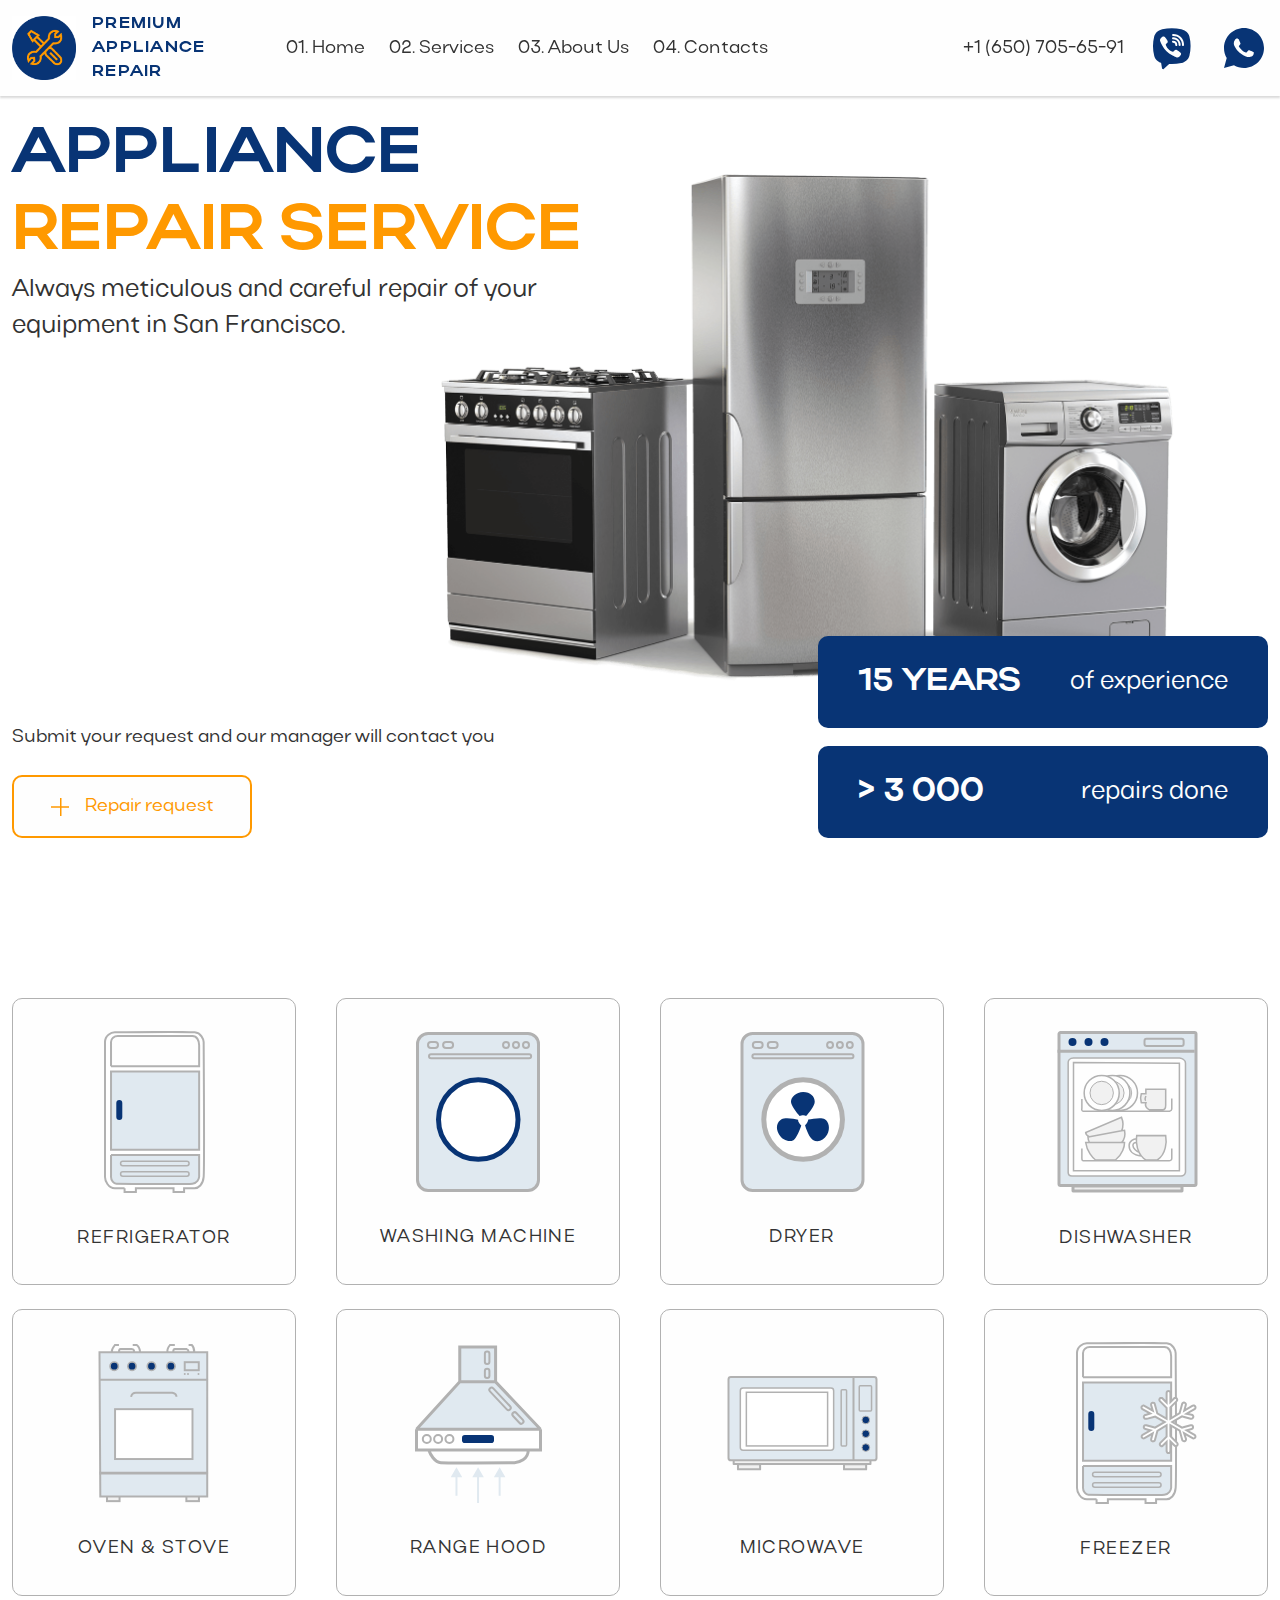
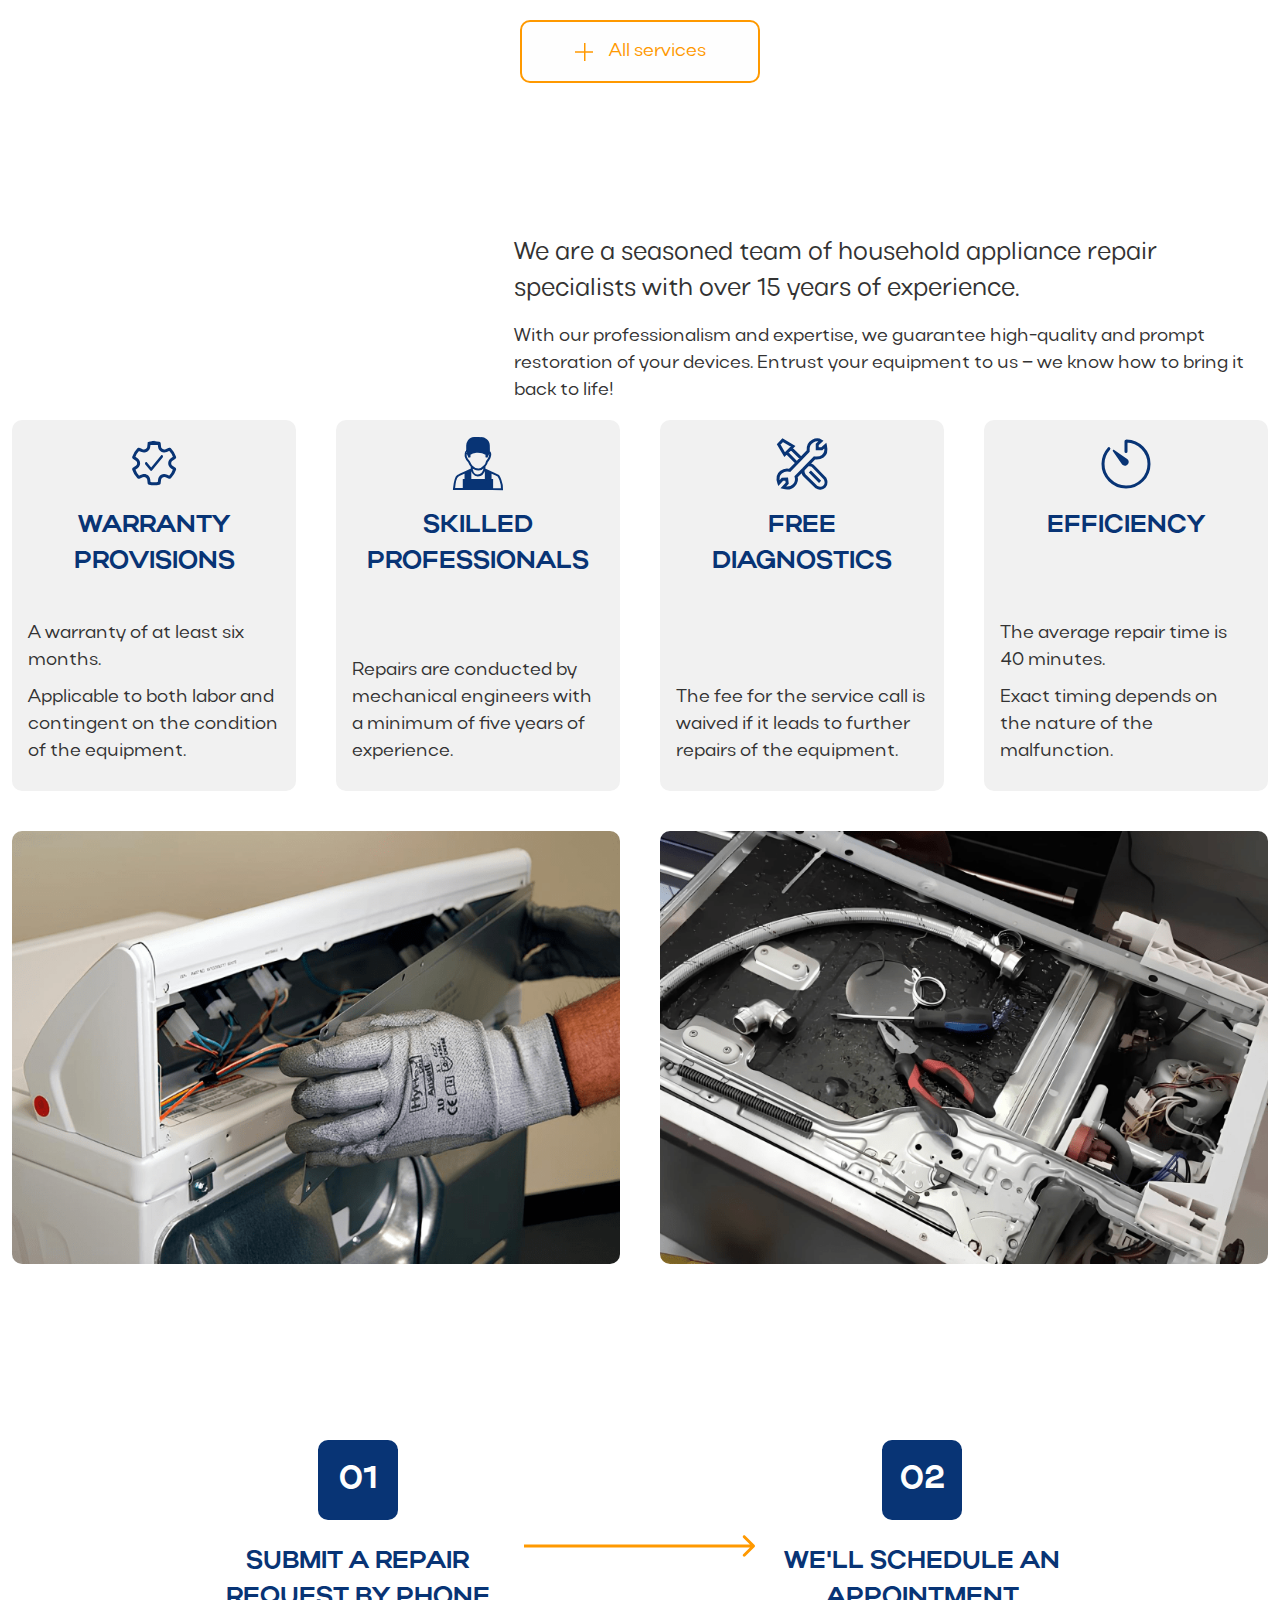
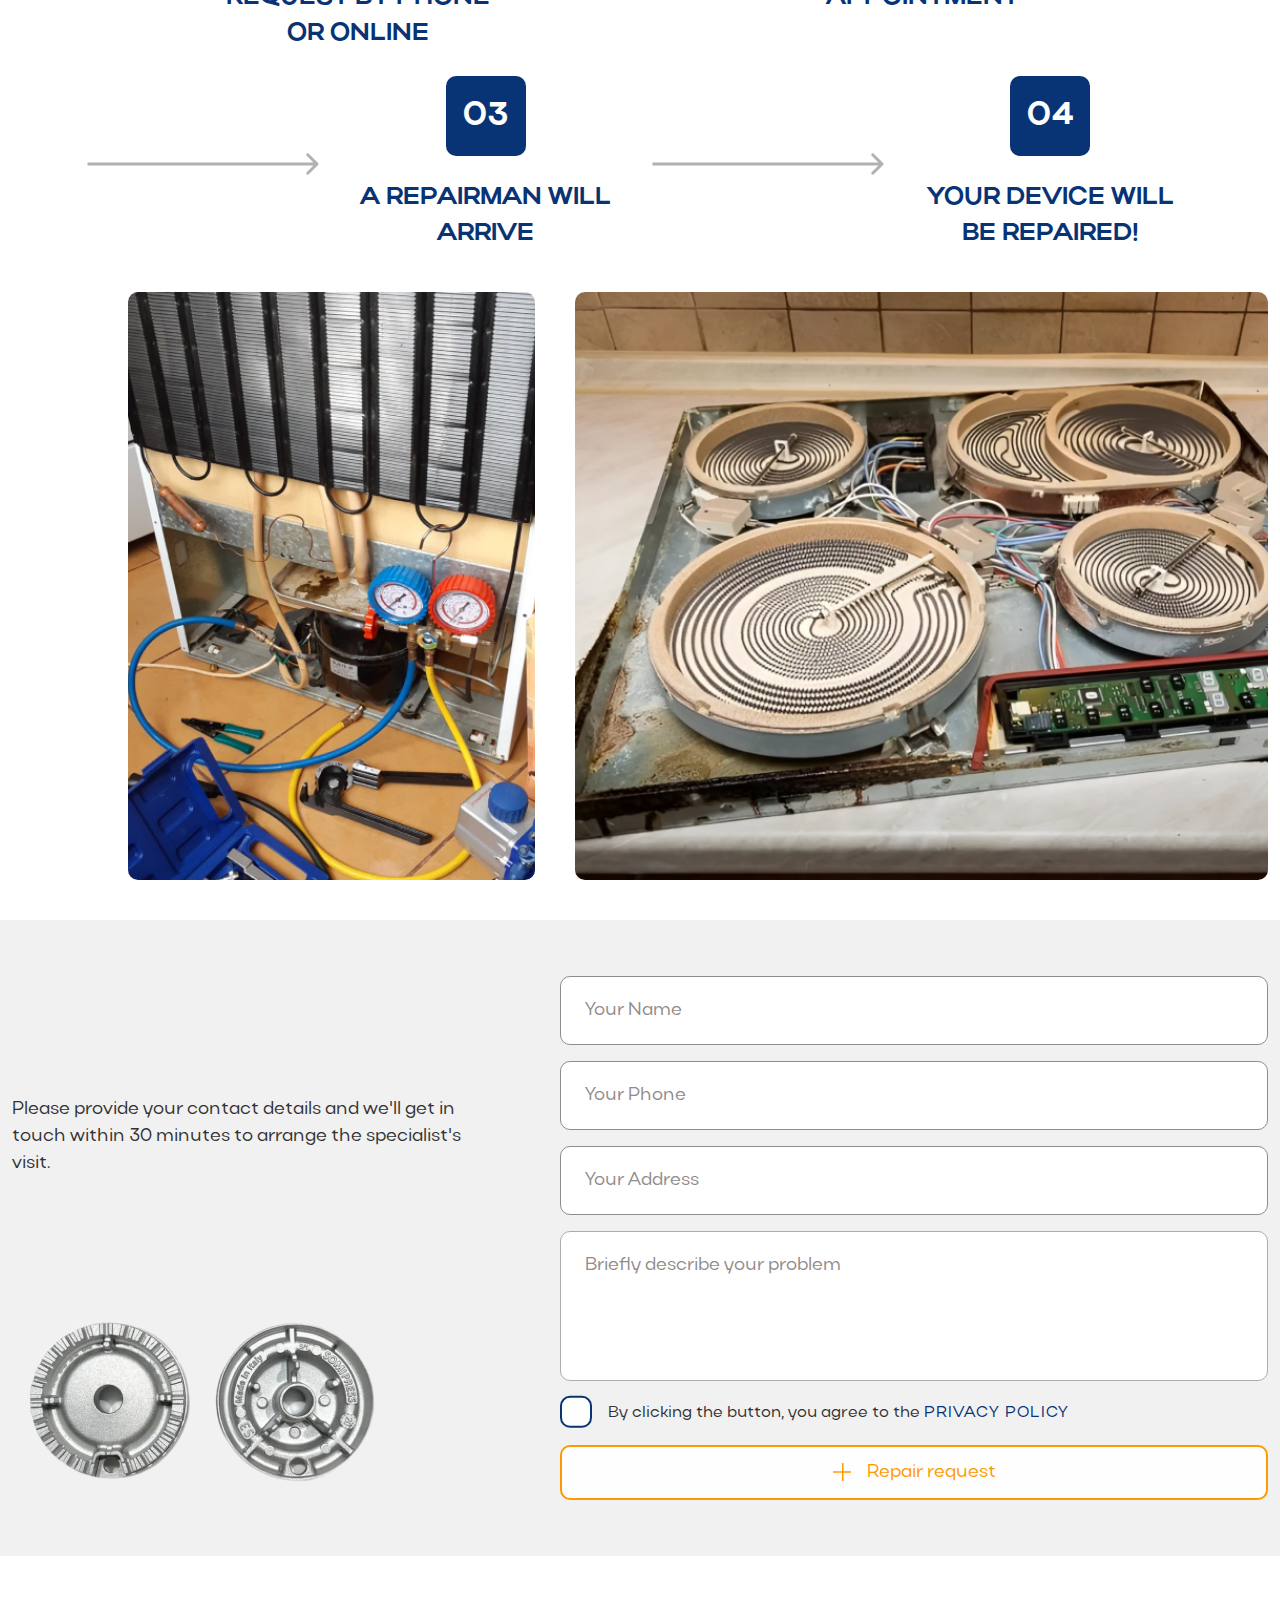
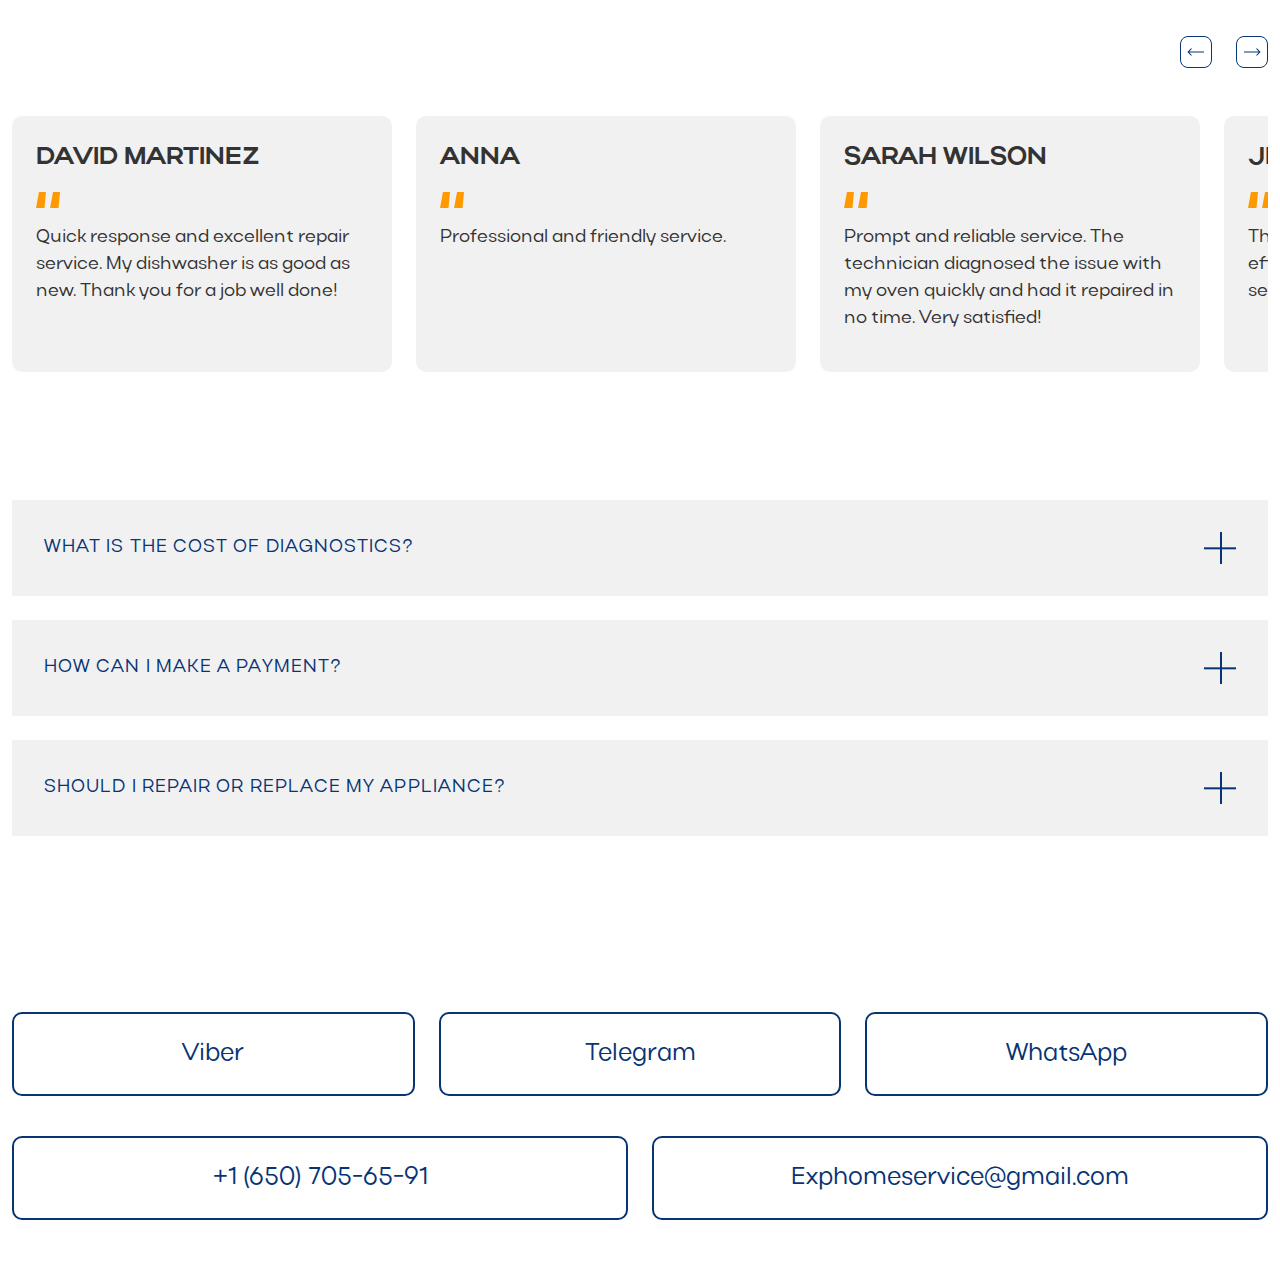
<file: index.html>
<!DOCTYPE html>
<html lang="en">
<head>
    <meta charset="UTF-8">
    <meta name="viewport" content="width=device-width, initial-scale=1.0">
    <title>Appliance Repair</title>
    <link rel="stylesheet" href="reset.css">
    <link rel="stylesheet" href="style.css">
    <script src="script.js" defer></script>
    <link rel="icon" href="assets/favicons/favicon-32x32.png" type="image/x-icon">
    <link rel="shortcut icon" href="assets/favicons/favicon-16x16.png" type="image/x-icon">
    <link rel="icon" type="image/png" sizes="32x32" href="assets/favicons/favicon-32x32.png">
    <link rel="apple-touch-icon" sizes="180x180" href="assets/favicons/apple-touch-icon.png">
    <link rel="icon" type="image/png" sizes="192x192" href="assets/favicons/android-chrome-192x192.png">
</head>
<body>
    <div class="webform-popup-overlay">
        <form action="" class="request-form popup-form">
            <img src="assets/svgs/close-thick.svg" alt="close sign" class="webform-close-btn">
            <div>
                <h2 class="eq-title">YOUR APPLIANCE</h2>
                <h2 class="eq-title"><span class="orange">NEEDS REPAIR?</span></h2>
            </div>
            <p class="pop-up-prg">Please provide your contact details and we'll get in touch within 30 minutes to arrange the specialist's visit.</p>
            <label for="username" class="hidden-label">Your name</label>
            <div class="input-wrapper">
                <input type="text" name="username" placeholder="Your Name" aria-label="Username">
                <img src="assets/svgs/invalid-input.svg" alt="red exclamation point" class="invalid-input">
            </div>
            <label for="phone" class="hidden-label">Your Phone</label>
            <div class="input-wrapper">
                <input type="tel" name="phone" placeholder="Your Phone" aria-label="Phone number">
                <img src="assets/svgs/invalid-input.svg" alt="red exclamation point" class="invalid-input">
            </div>
            <label for="address" class="hidden-label">Your Address</label>
            <div class="input-wrapper">
                <input type="text" name="address" placeholder="Your Address" aria-label="Address">
                <img src="assets/svgs/invalid-input.svg" alt="red exclamation point" class="invalid-input">
            </div>
            <label for="user_message" class="hidden-label">Briefly describe your problem</label>
            <textarea name="userMessage" placeholder="Briefly describe your problem"></textarea>
            <div class="checkbox-wrapper">
                <label for="user_message" class="checkbox-label">
                    <input type="checkbox" required>
                </label>
                <p>By clicking the button, you agree to the <button type="button" class="policy-link">privacy policy</button></p>
            </div>
            <button type="submit" class="repair-request request submit-btn"><img src="assets/svgs/+orange.svg" alt="plus" class="plus-sign-btn">Repair request</button>
        </form>
    </div>
    <div class="policy-overlay">
        <div class="privacy-policy">
            <img src="assets/svgs/close-thick.svg" alt="close sign" class="policy-close-btn">
            <h2 class="eq-title">PRIVACY POLICY</h2>
            <p>Premium Appliances Repair ("us", "we", or "our") operates the website <a href="https://pre">https://pre</a> (the "Service") and is committed to protecting and respecting your privacy. This Privacy Policy outlines the information we may collect, how we use that information, and the choices you have regarding your personal data.
                By using our website, you agree to the collection and use of information in accordance with this policy. If you do not agree with the terms of this policy, please do not use our website.</p>

            <h4>Information we collect</h4>
            <p>We may collect and process the following types of personal information:</p>
            <ul>
                <li>Personal Information: This may include your name, address, phone number, and email address.</li>
                <li>Usage Data: We may collect information about how you interact with our website, including the pages visited, time spent on each page, and referring pages.</li>
                <li>Device Information: We may collect information about the device you use to access our website, including the device type, operating system, and browser type.</li>
            </ul>
            
            <h4>Use of Information</h4>
            <p>We use the collected information for various purposes, including:</p>
            <ul>
                <li>To provide and maintain our Service.</li>
                <li>To notify you about changes to our Service.</li>
                <li>To provide customer support.</li>
                <li>To gather analysis or valuable information to improve our Service.</li>
                <li>To monitor the usage of our Service.</li>
            </ul>

            <h4>Cookies</h4>
            <p>We use cookies and similar tracking technologies to track the activity on our website and hold certain information. You can instruct your browser to refuse all cookies or to indicate when a cookie is being sent.</p>
            <h4>Data Sharing</h4>
            <p>We do not sell, trade, or otherwise transfer your personal information to third parties. However, we may share information with trusted third parties who assist us in operating our website or servicing you, as long as those parties agree to keep this information confidential.</p>
            <h4>Security</h4>
            <p>The security of your personal information is important to us, but remember that no method of transmission over the Internet or method of electronic storage is 100% secure. While we strive to use commercially acceptable means to protect your personal information, we cannot guarantee its absolute security.</p>
            <h4>Changes to This Privacy Policy</h4>
            <p>We may update our Privacy Policy from time to time. We will notify you of any changes by posting the new Privacy Policy on this page.</p>

            <h4>Contact Us</h4>
            <p>If you have any questions about this Privacy Policy, please contact us at <a href="mailto:Exphomeservice@gmail.com">Exphomeservice@gmail.com</a></p>
            <p>By using our website, you signify your acceptance of this Privacy Policy. If you do not agree to this policy, please do not use our website. Your continued use of the website following the posting of changes to this policy will be deemed your acceptance of those changes.</p>
        </div>
    </div>
    <div class="wrapper">
        <nav class="nav">
            <div class="logo-wrapper">
                <img src="assets/images/logo.png" alt="premium appliance repair logo" class="logo">
                <div class="logo-title">
                    Premium <br> Appliance <br> Repair
                </div>
            </div>
            <ul class="nav-list desktop">
                <li class="nav-list-item"><a href="index.html">01. Home</a></li>
                <li class="nav-list-item"><a href="services.html">02. Services</a></li>
                <li class="nav-list-item scroll-to-about"><a href="index.html#about">03. About Us</a></li>
                <li class="nav-list-item scroll-to-footer"><a href="#">04. Contacts</a></li>
            </ul>
            <div class="social-links desktop">
                <a href="tel:+16507056591" class="social-link">+1 (650) 705-65-91</a>
                <a href="" class="social-link viber"><img src="assets/svgs/viber.normal.svg" alt="Viber" class="icon-social"></a>
                <a href="" class="social-link whatsapp"><img src="assets/svgs/whatsapp.normal.svg" alt="WhatsApp" class="icon-social"></a>
            </div>
            <img src="assets/svgs/burger-menu.close.svg" alt="burger-menu" class="burger-menu closed">
            <div class="overlay">
                <div class="pop-up-menu">
                    <div class="pop-up-top">
                        <div class="logo-wrapper">
                            <img src="assets/images/logo.png" alt="premium appliance repair logo" class="logo">
                            <div class="logo-title">
                                Premium <br> Appliance <br> Repair
                            </div>
                            <img src="assets/svgs/burger-menu.open.svg" alt="burger-menu" class="burger-menu open">
                        </div>
                        <ul class="nav-list mobile">
                            <li class="nav-list-item"><a href="index.html">01. Home</a></li>
                            <li class="nav-list-item"><a href="services.html">02. Services</a></li>
                            <li class="nav-list-item scroll-to-about"><a href="index.html#about" class="pop-up-remove">03. About Us</a></li>
                            <li class="nav-list-item scroll-to-footer"><a href="#">04. Contacts</a></li>
                        </ul>
                        <div class="social-links">
                            <a href="" class="social-link viber pop-up"><img src="assets/svgs/viber.normal.svg" alt="Viber" class="icon-social pop-up"></a>
                            <a href="" class="social-link whatsapp pop-up"><img src="assets/svgs/whatsapp.normal.svg" alt="WhatsApp" class="icon-social pop-up"></a>
                        </div>
                    </div>
                    <div class="pop-up-bottom">
                        <p class="pop-up-prg">Please provide your contact details and we'll get in touch within 30 minutes to arrange the specialist's visit.</p>
                        <div class="pop-up-btn repair-request request popup-webform"><img src="assets/svgs/+white.svg" alt="plus" class="plus-sign-btn">Repair request</div>
                        <a href="tel:+16507056591" class="repair-request">Call</a>
                    </div>
                </div>
            </div>
        </nav>
        <main class="main">
            <section class="banner">
                <div class="banner-title">
                    <h1 class="banner-h1 title-animated">APPLIANCE</h1>
                    <h1 class="banner-h1 title-animated"><span class="orange">REPAIR SERVICE</span></h1>
                    <p class="banner-title-prg">
                        Always meticulous and careful repair of your equipment in San Francisco.
                    </p>
                </div>
                <div class="banner-pop-up">
                    <p class="bnr-pop-up-prg">Submit your request and our manager will contact you</p>
                    <div class="repair-request request popup-webform"><img src="assets/svgs/+orange.svg" alt="plus" class="plus-sign-btn">Repair request</div>
                </div>
                <div class="banner-img">
                    <img src="assets/images/appliances/bnr-img.png" alt="grey fridge, stove and washing machine staying next to each other" class="bnr-img">
                </div>
                <div class="banner-flex-group">
                    <div class="banner-desc">
                        <span class="desc-large">15 YEARS</span>
                        <span class="desc-small">of experience</span>
                    </div>
                    <div class="banner-desc">
                        <span class="desc-large">> 3 000</span>
                        <span class="desc-small">repairs done</span>
                    </div>
                </div>
            </section>
            <section class="equipment">
                <h2 class="eq-title title-animated"><span class="orange">HOUSEHOLD APPLIANCES</span></h2>
                <h2 class="eq-title title-animated">THAT WE REPAIR</h2>
                <div class="eq-grid-group">
                    <a href="services.html#item-fridge" class="eq-service-item"><img src="assets/images/icon_service_items/icon_refrigerator.svg" alt="refrigerator"><p>refrigerator</p></a>
                    <a href="services.html#item-washing-machine" class="eq-service-item"><img src="assets/images/icon_service_items/icon_washing_machine.svg" alt="washing machine"><p>washing machine</p></a>
                    <a href="services.html#item-dishwasher" class="eq-service-item"><img src="assets/images/icon_service_items/icon_dryer.svg" alt="dryer"><p>dryer</p></a>
                    <a href="services.html#item-dryer" class="eq-service-item"><img src="assets/images/icon_service_items/icon_dishwasher.svg" alt="dishwasher"><p>dishwasher</p></a>
                    <a href="services.html#item-oven" class="eq-service-item"><img src="assets/images/icon_service_items/icon_oven&stove.svg" alt="oven&stove."><p>oven & stove</p></a>
                    <a href="services.html#item-cooktop" class="eq-service-item"><img src="assets/images/icon_service_items/icon_range_hood.svg" alt="range_hood"><p>range hood</p></a>
                    <a href="services.html#item-microwave" class="eq-service-item"><img src="assets/images/icon_service_items/icon_microwave.svg" alt="microwave"><p>microwave</p></a>
                    <a href="services.html#item-rangehood" class="eq-service-item"><img src="assets/images/icon_service_items/icon_freezer.svg" alt="freezer"><p>freezer</p></a>
                </div>
                <div class="banner-bottom">
                    <a href="services.html" class="repair-request request"><img src="assets/svgs/+orange.svg" alt="plus" class="plus-sign-btn">All services</a>
                </div>
            </section>
            <section class="about" id="about">
                <h2 class="eq-title title-animated"><span class="orange">ABOUT</span></h2>
                <h2 class="eq-title title-animated">OUR REPAIR SERVICE</h2>
                <div class="about-desc-wrapper">
                    <p class="desc-fs-large">We are a seasoned team of household appliance repair specialists with over 15 years of experience.</p>
                    <p class="desc-fs-small">With our professionalism and expertise, we guarantee high-quality and prompt restoration of your devices. Entrust your equipment to us – we know how to bring it back to life!</p>
                </div>
                <div class="about-grid-group">
                    <div class="about-grid-item">
                        <div class="svg-wrapper">
                            <img src="assets/svgs/guarantee.svg" alt="gear" class="about-svg">
                            <h3 class="about-svg-title">Warranty provisions</h3>
                        </div>
                        <div class="prg-wrapper">
                            <p>A warranty of at least six months.</p>
                            <p>Applicable to both labor and contingent on the condition of the equipment.</p>
                        </div>
                    </div>
                    <div class="about-grid-item">
                        <div class="svg-wrapper">
                            <img src="assets/svgs/serviceman.svg" alt="serviceman" class="about-svg">
                            <h3 class="about-svg-title">Skilled professionals</h3>
                        </div>
                        <div class="prg-wrapper">
                            <p>Repairs are conducted by mechanical engineers with a minimum of five years of experience.</p>
                        </div>
                    </div>
                    <div class="about-grid-item">
                        <div class="svg-wrapper">
                            <img src="assets/svgs/diagnostics.svg" alt="wreches" class="about-svg">
                            <h3 class="about-svg-title">Free diagnostics</h3>
                        </div>
                        <div class="prg-wrapper">
                            <p>The fee for the service call is waived if it leads to further repairs of the equipment.</p>
                        </div>
                    </div>
                    <div class="about-grid-item">
                        <div class="svg-wrapper">
                            <img src="assets/svgs/time.svg" alt="clock" class="about-svg">
                            <h3 class="about-svg-title">Efficiency</h3>
                        </div>
                        <div class="prg-wrapper">
                            <p>The average repair time is 40 minutes.</p>
                            <p>Exact timing depends on the nature of the malfunction.</p>
                        </div>
                    </div>
                </div>
                <div class="gallery-grid">
                    <img src="assets/images/gallery-1.png" alt="The top of a broken washing machine with the hands of a repairman in gloves">
                    <img src="assets/images/gallery-2.png" alt="Open top of a broken washing machine with wires and other tools lying around">
                </div>
            </section>
            <section class="stages">
                <h2 class="eq-title title-animated">JUST <span class="orange">A FEW STEPS</span></h2>
                <h2 class="eq-title title-animated">AND YOUR APPLIANCE WILL BE FIXED</h2>
                <div class="stages-flex-group">
                    <div class="flex-wrap">
                        <div class="flex-item-content">
                            <div class="digit">01</div>
                            <p class="stage-prg">Submit a repair request by phone or online</p>
                        </div>
                        <div class="flex-item-arrow yellow">
                            <img src="assets/svgs/arrow-yellow.svg" alt="yellow arrow pointed to the right">
                        </div>
                        <div class="flex-item-content">
                            <div class="digit">02</div>
                            <p class="stage-prg">We'll schedule an appointment</p>
                        </div>
                    </div>
                    <div class="flex-wrap">
                        <div class="flex-item-arrow">
                            <img src="assets/svgs/arrow-grey.svg" alt="grey arrow pointed to the right">
                        </div>
                        <div class="flex-item-content">
                            <div class="digit">03</div>
                            <p class="stage-prg">A repairman will arrive</p>
                        </div>
                        <div class="flex-item-arrow">
                            <img src="assets/svgs/arrow-grey.svg" alt="grey arrow pointed to the right">
                        </div>
                        <div class="flex-item-content">
                            <div class="digit">04</div>
                            <p class="stage-prg">Your device will be repaired!</p>
                        </div>
                    </div>
                </div>
                <div class="stage-img-wrapper">
                    <div class="stage-img-grid-group">
                        <img src="assets/images/stages-left.png" alt="The back of a fridge and the floor below it with various tools scattered around" class="stage-img">
                        <img src="assets/images/stages-right.png" alt="Removed top of a stove turned upside down lying on a tabletop" class="stage-img">
                    </div>
                </div>
            </section>
            <section class="webform">
                <div class="webform-overlay"></div>
                <div class="webform-top">
                    <h2 class="eq-title title-animated"><span class="orange">CALL A SPECIALIST</span></h2>
                    <h2 class="eq-title title-animated">TO YOUR HOME</h2>
                    <p>Please provide your contact details and we'll get in touch within 30 minutes to arrange the specialist's visit.</p>
                </div>
                <form action="" class="request-form">
                    <label for="username" class="hidden-label">Your name</label>
                    <div class="input-wrapper">
                        <input type="text" name="username" placeholder="Your Name" aria-label="Username">
                        <img src="assets/svgs/invalid-input.svg" alt="red exclamation point" class="invalid-input">
                    </div>
                    <label for="phone" class="hidden-label">Your Phone</label>
                    <div class="input-wrapper">
                        <input type="tel" name="phone" placeholder="Your Phone" aria-label="Phone number">
                        <img src="assets/svgs/invalid-input.svg" alt="red exclamation point" class="invalid-input">
                    </div>
                    <label for="address" class="hidden-label">Your Address</label>
                    <div class="input-wrapper">
                        <input type="text" name="address" placeholder="Your Address" aria-label="Address">
                        <img src="assets/svgs/invalid-input.svg" alt="red exclamation point" class="invalid-input">
                    </div>
                    <label for="user_message" class="hidden-label">Briefly describe your problem</label>
                    <textarea name="userMessage" placeholder="Briefly describe your problem"></textarea>
                    <div class="checkbox-wrapper">
                        <label for="user_message" class="checkbox-label">
                            <input type="checkbox" required>
                        </label>
                        <p>By clicking the button, you agree to the <button type="button" class="policy-link">privacy policy</button></p>
                    </div>
                    <button type="submit" class="repair-request request submit-btn"><img src="assets/svgs/+orange.svg" alt="plus" class="plus-sign-btn">Repair request</button>
                </form>
                <img src="assets/images/gears.png" alt="Two round grey gears" class="gears-img">
            </section>
            <section class="reviews">
                <div class="reviews-title">
                    <h2 class="eq-title title-animated"><span class="orange">WHAT OUR</span></h2>
                    <h2 class="eq-title title-animated">CUSTOMERS SAY</h2>
                </div>
                <div class="carousel-container">
                    <div class="carousel-viewport">
                        <div class="carousel-track">
                            <div class="carousel-item">
                                <h2 class="item-title">David Martinez</h2>
                                <img src="assets/svgs/reviews-svg.svg" alt="big orange quotes" class="review-svg">
                                <p>Quick response and excellent repair service. My dishwasher is as good as new. Thank you for a job well done!</p>
                            </div>
                            <div class="carousel-item">
                                <h2 class="item-title">Anna</h2>
                                <img src="assets/svgs/reviews-svg.svg" alt="big orange quotes" class="review-svg">
                                <p>Professional and friendly service.</p>
                            </div>
                            <div class="carousel-item">
                                <h2 class="item-title">Sarah Wilson</h2>
                                <img src="assets/svgs/reviews-svg.svg" alt="big orange quotes" class="review-svg">
                                <p>Prompt and reliable service. The technician diagnosed the issue with my oven quickly and had it repaired in no time. Very satisfied!</p>
                            </div>
                            <div class="carousel-item">
                                <h2 class="item-title">Jennifer Brown</h2>
                                <img src="assets/svgs/reviews-svg.svg" alt="big orange quotes" class="review-svg">
                                <p>The technician was courteous and efficient. Will definitely use their services again.</p>
                            </div>
                            <div class="carousel-item">
                                <h2 class="item-title">Emily</h2>
                                <img src="assets/svgs/reviews-svg.svg" alt="big orange quotes" class="review-svg">
                                <p>My washing machine works perfectly now.</p>
                            </div>
                        </div>
                    </div>
                    <div class="arrow-wrapper">
                        <img src="assets/svgs/arrow.back.normal.svg" alt="arrow pointing back" class="carousel-arrow prev-btn">
                        <img src="assets/svgs/arrow.forward.normal.svg" alt="arrow pointing back" class="carousel-arrow next-btn">
                    </div>
                </div>
                <h2 class="eq-title title-animated mr-blck-40">FAQ</h2>
                <div class="faq-section">
                    <div class="faq-question">
                        <div class="faq-title-wrapper">
                            <h3>What is the cost of diagnostics?</h3>
                            <img src="assets/svgs/faq-normal.svg" alt="blue plus sign" class="faq-icon">
                        </div>
                        <div class="faq-answer">
                            <p>Diagnostics are free if the repairs are carried out by our company; otherwise, there is a $120 diagnostic fee.</p>
                        </div>
                    </div>
                    <div class="faq-question">
                        <div class="faq-title-wrapper">
                            <h3>How can I make a payment?</h3>
                            <img src="assets/svgs/faq-normal.svg" alt="blue plus sign" class="faq-icon">
                        </div>
                        <div class="faq-answer">
                            <p>We accept payments via debit, credit, e-transfer, checks, or cash.</p>
                        </div>
                    </div>
                    <div class="faq-question">
                        <div class="faq-title-wrapper">
                            <h3>Should I repair or replace my appliance?</h3>
                            <img src="assets/svgs/faq-normal.svg" alt="blue plus sign" class="faq-icon">
                        </div>
                        <div class="faq-answer">
                            <p>When a home appliance breaks down, you typically face two options: repair it or replace it with a new one. Consult our repairman to determine the likelihood that repairing or replacing a faulty part will keep your appliance running smoothly for years to come. Keep in mind that all appliances have a lifespan. If your broken appliance is still within the early years of its expected lifespan, it's usually advisable to repair or replace the malfunctioning part.</p>
                            <p>Average lifespans of various household appliances:</p>
                            <br>
                            <p>Dishwasher: 10 years</p>
                            <p>Washer: 11 years</p>
                            <p>Dryer: 14 years</p>
                            <p>Refrigerator: 15 years</p>
                            <p>Gas oven: 15 years</p>
                            <p>Electric stove: 15 years</p>
                            <p>Freezer: 15 years</p>
                        </div>
                    </div>
                </div>
            </section>
        </main>
        <footer class="footer">
            <h2 class="eq-title title-animated">FEEL FREE TO <span class="orange">CONTACT US</span></h2>
            <h2 class="eq-title title-animated">WITH ANY QUESTIONS</h2>
            <div class="footer-flex-group top">
                <a href="" class="social-link-footer">Viber</a>
                <a href="" class="social-link-footer">Telegram</a>
                <a href="" class="social-link-footer">WhatsApp</a>
            </div>
            <div class="footer-flex-group bottom">
                <a href="tel:+16507056591" class="social-link-footer">+1 (650) 705-65-91</a>
                <a href="mailto:Exphomeservice@gmail.com" class="social-link-footer">Exphomeservice@gmail.com</a>
            </div>
        </footer>
    </div>
</body>
</html>
</file>
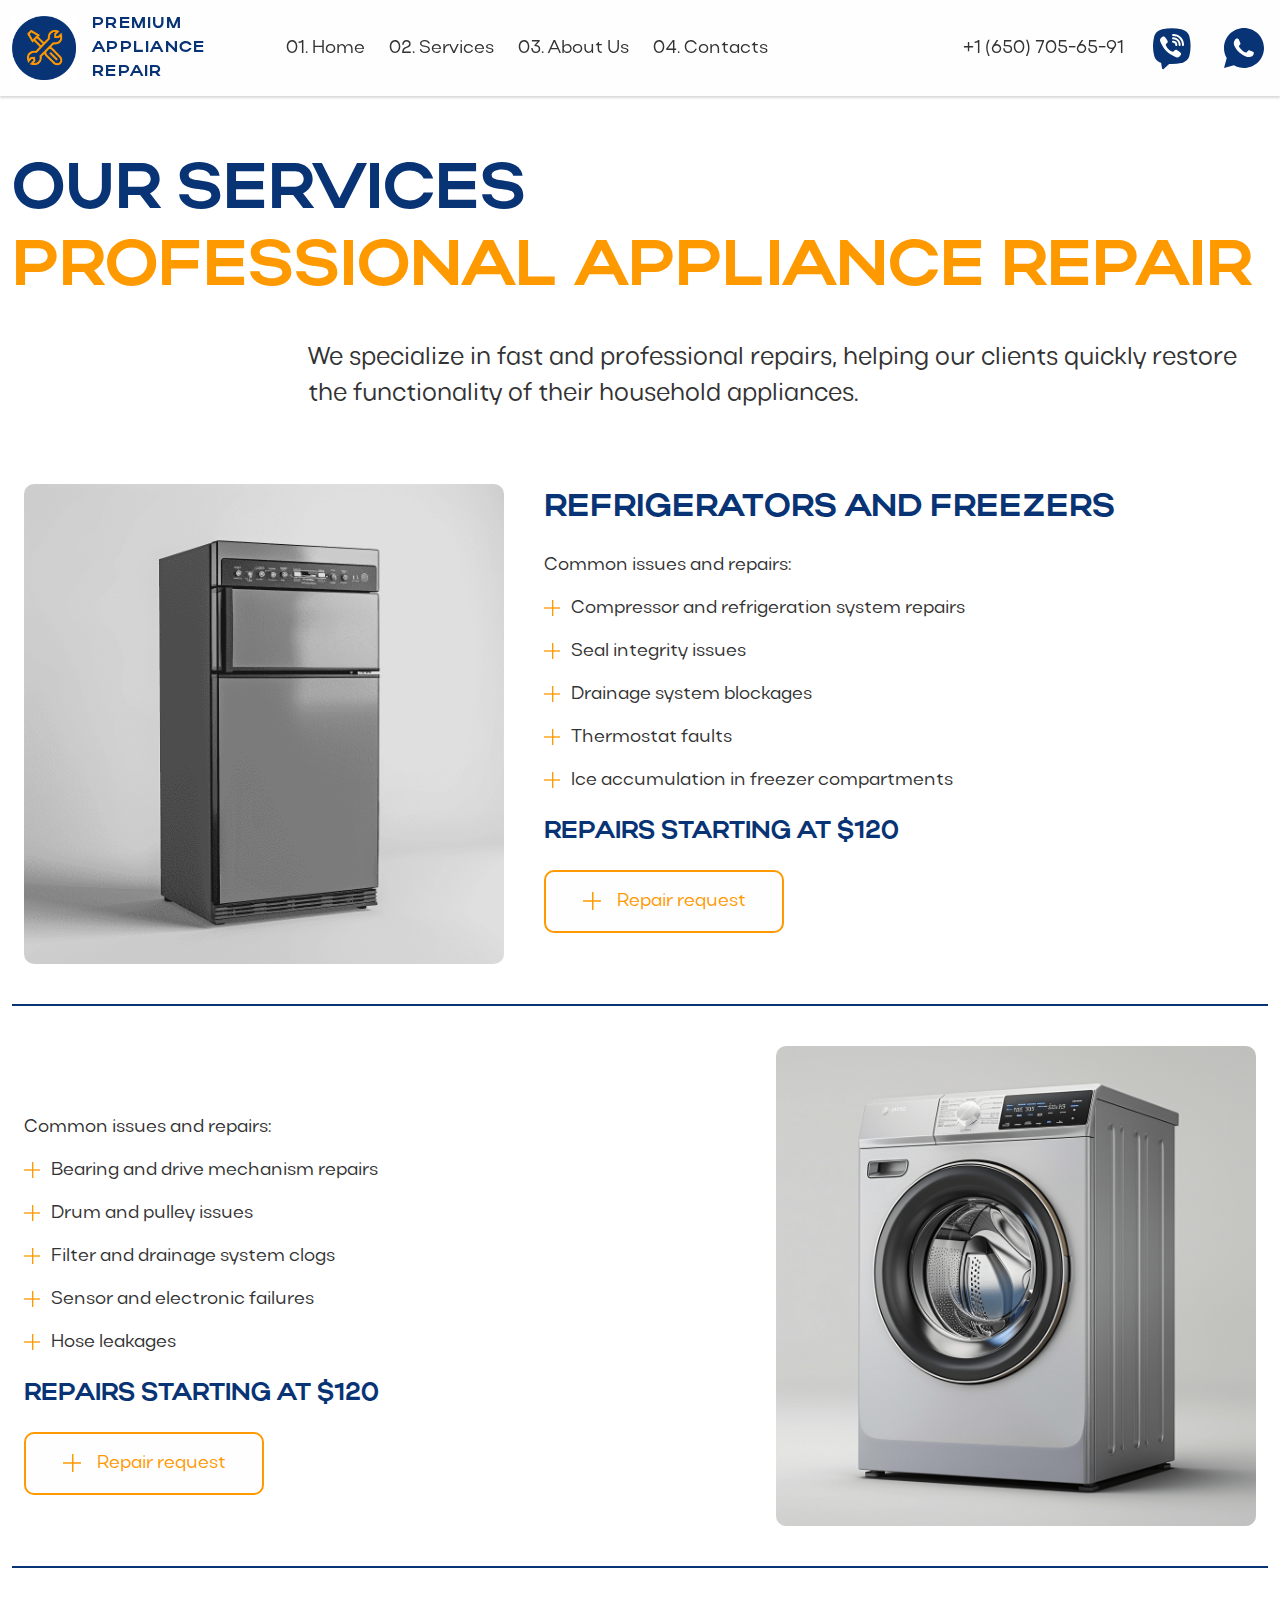
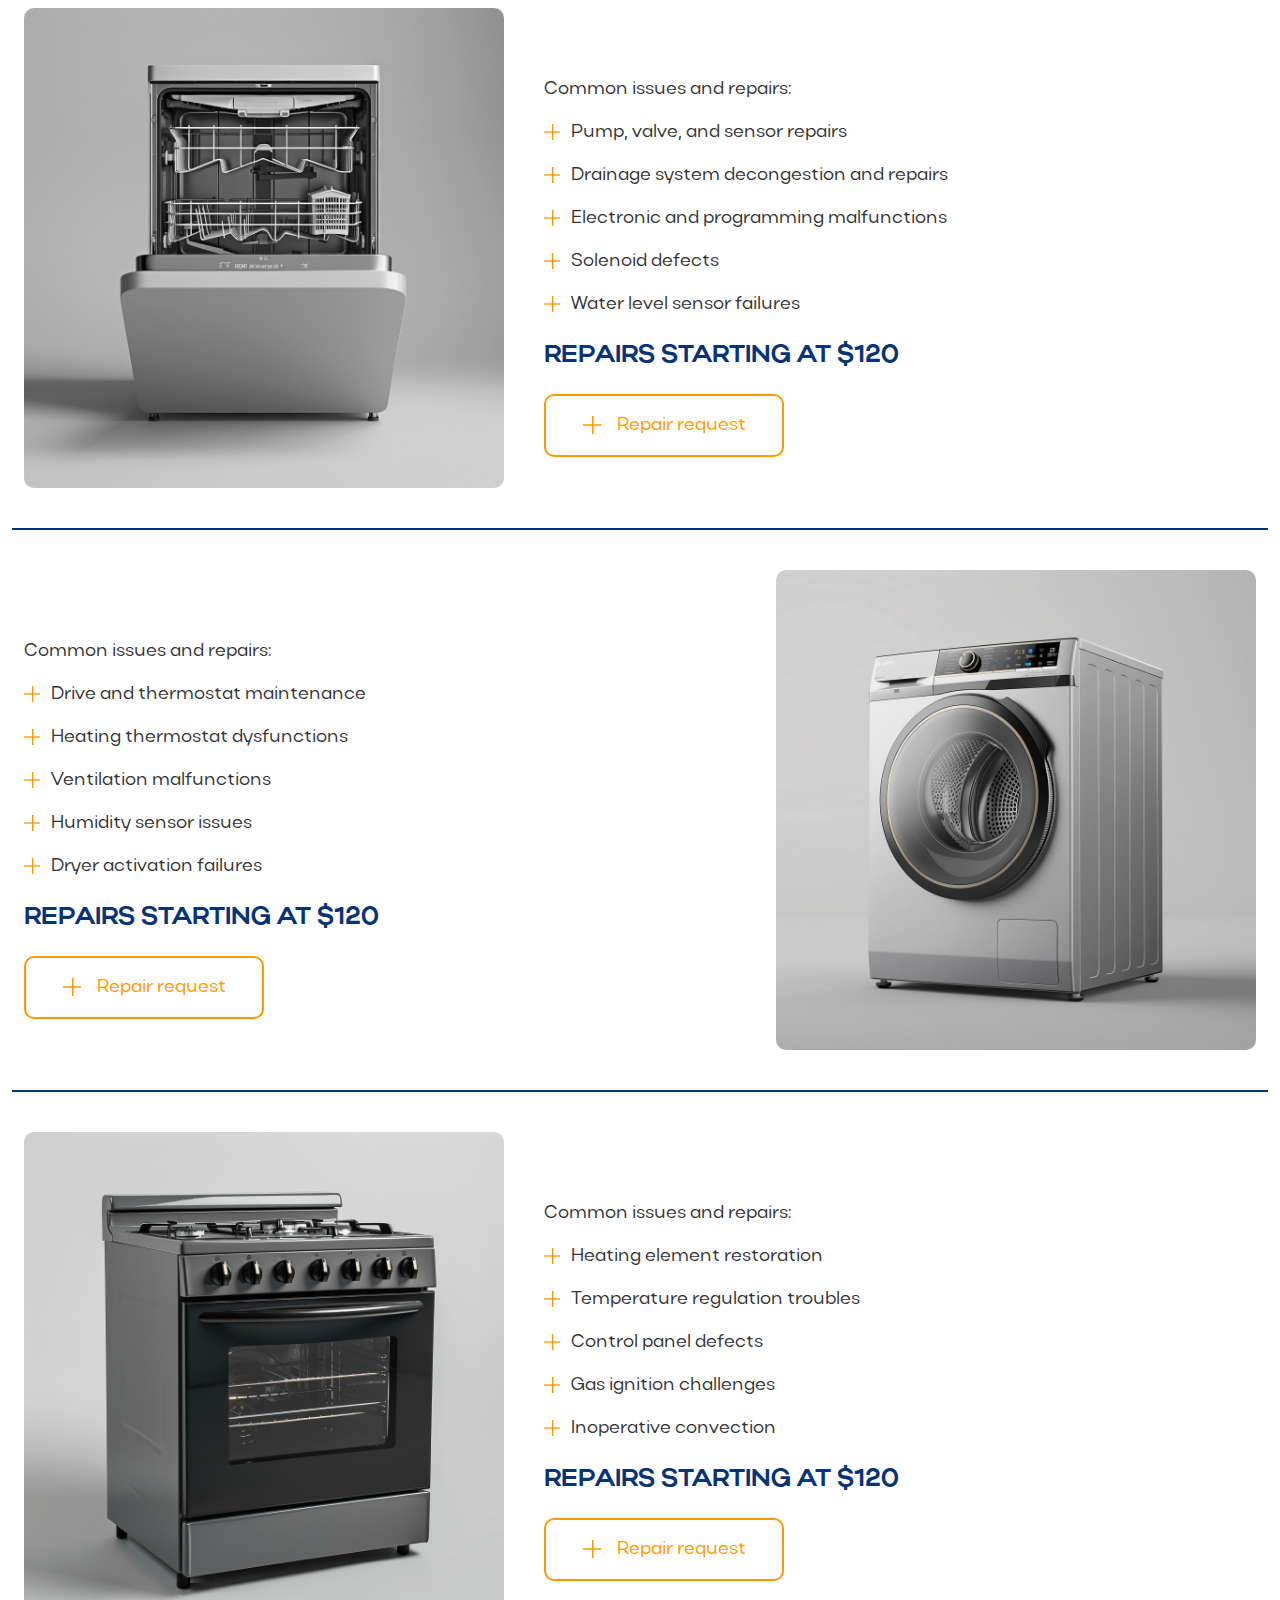
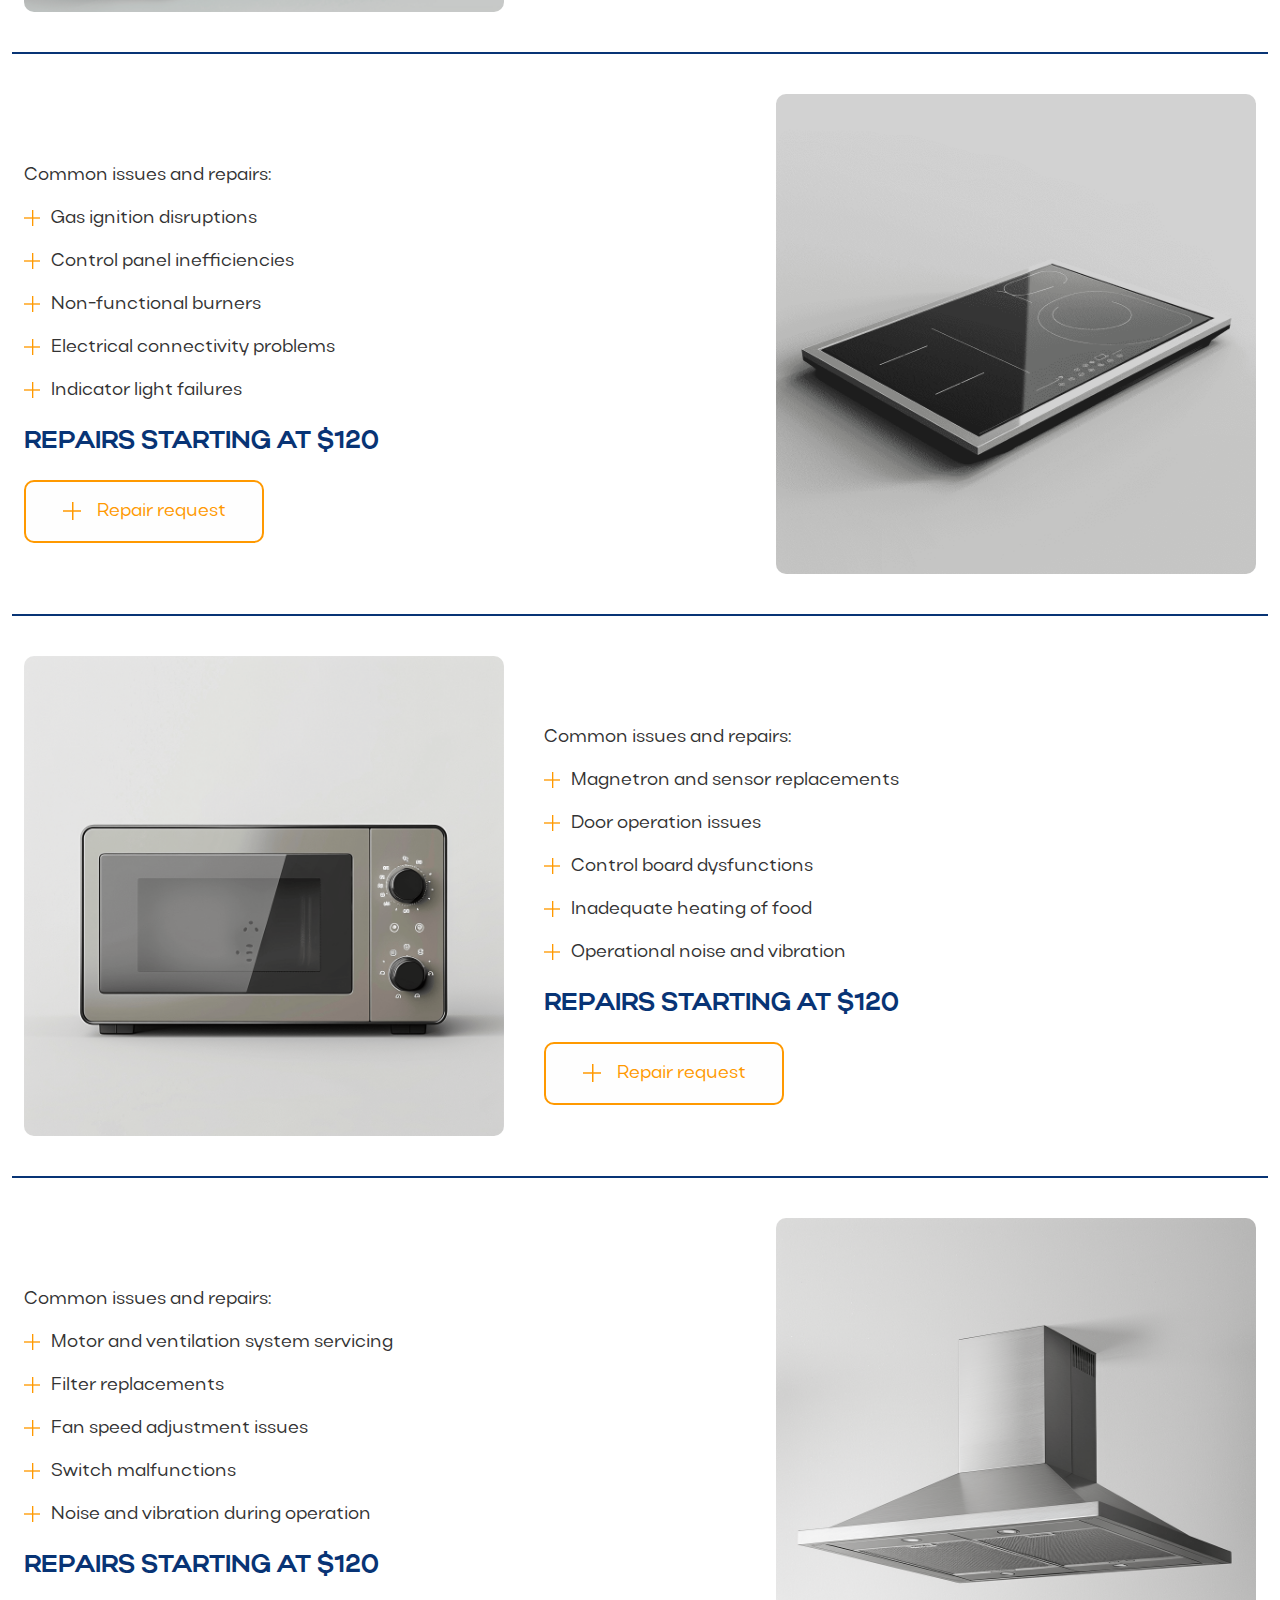
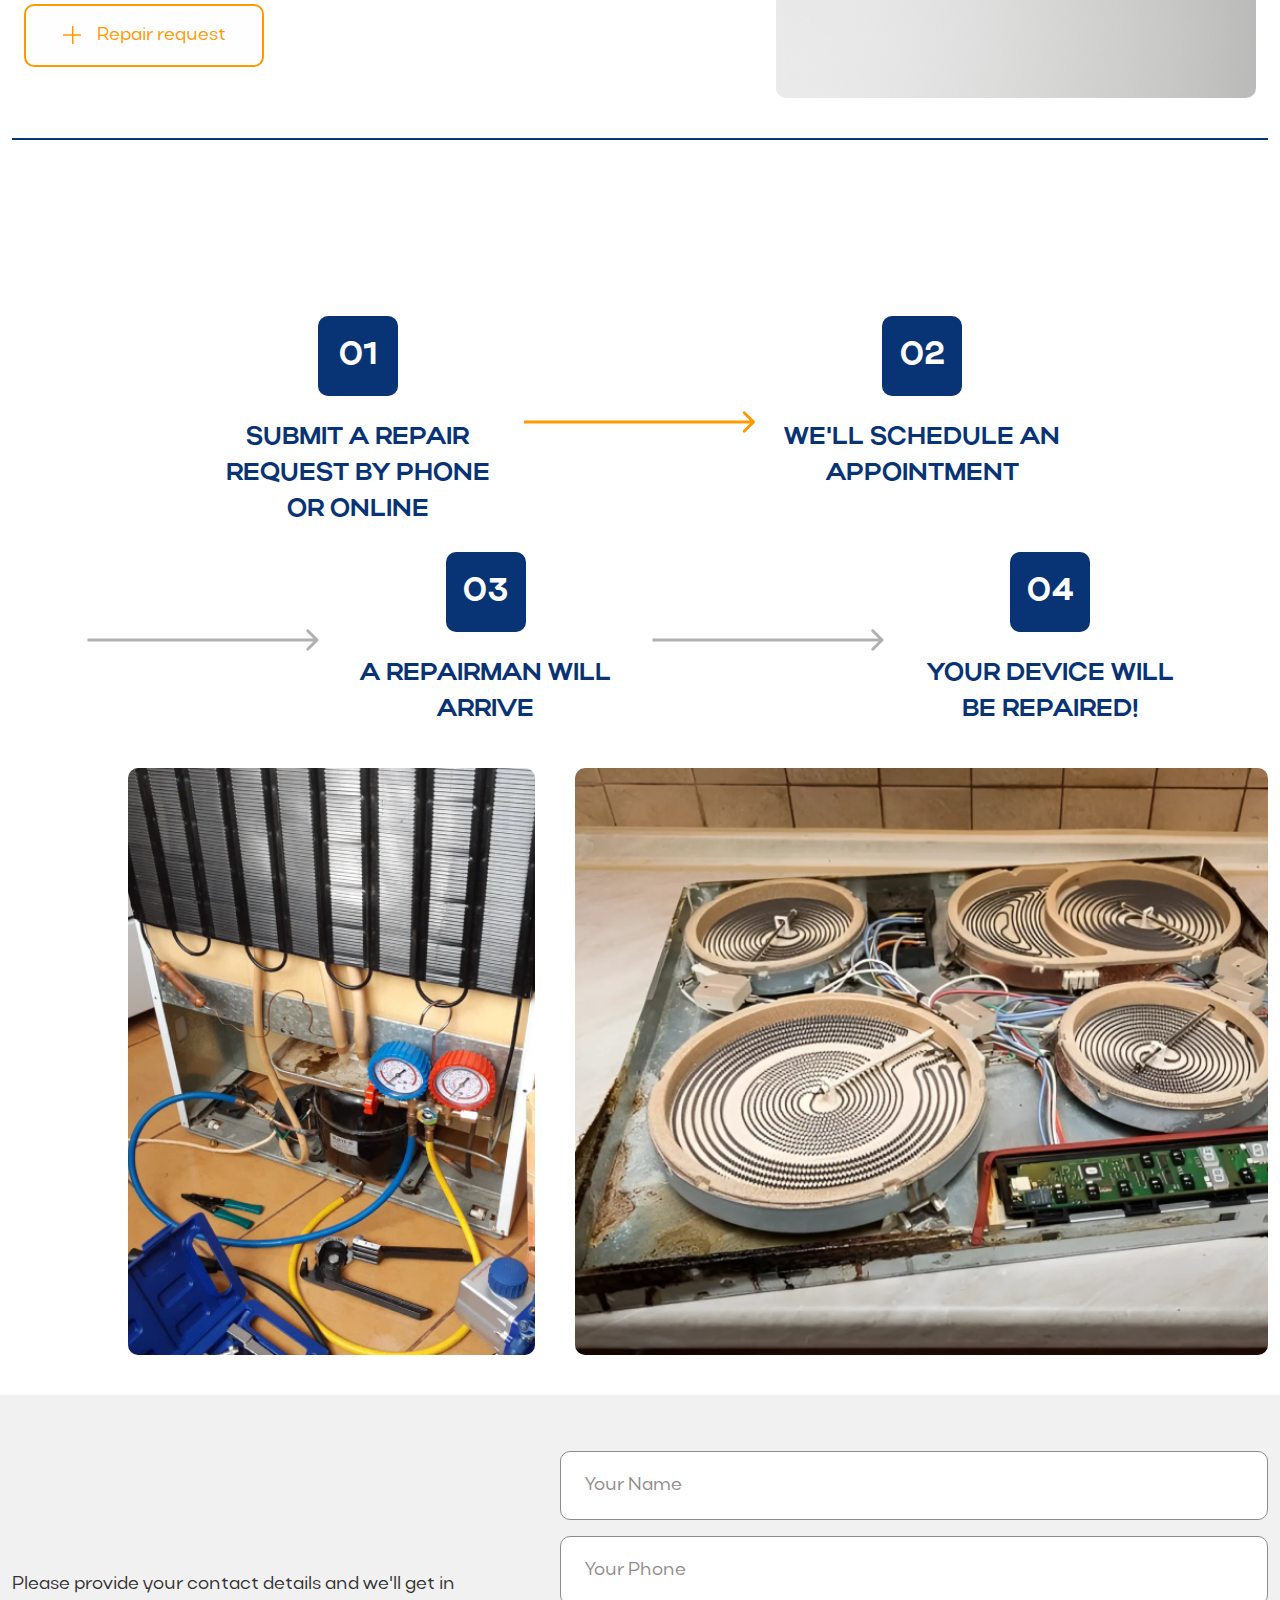
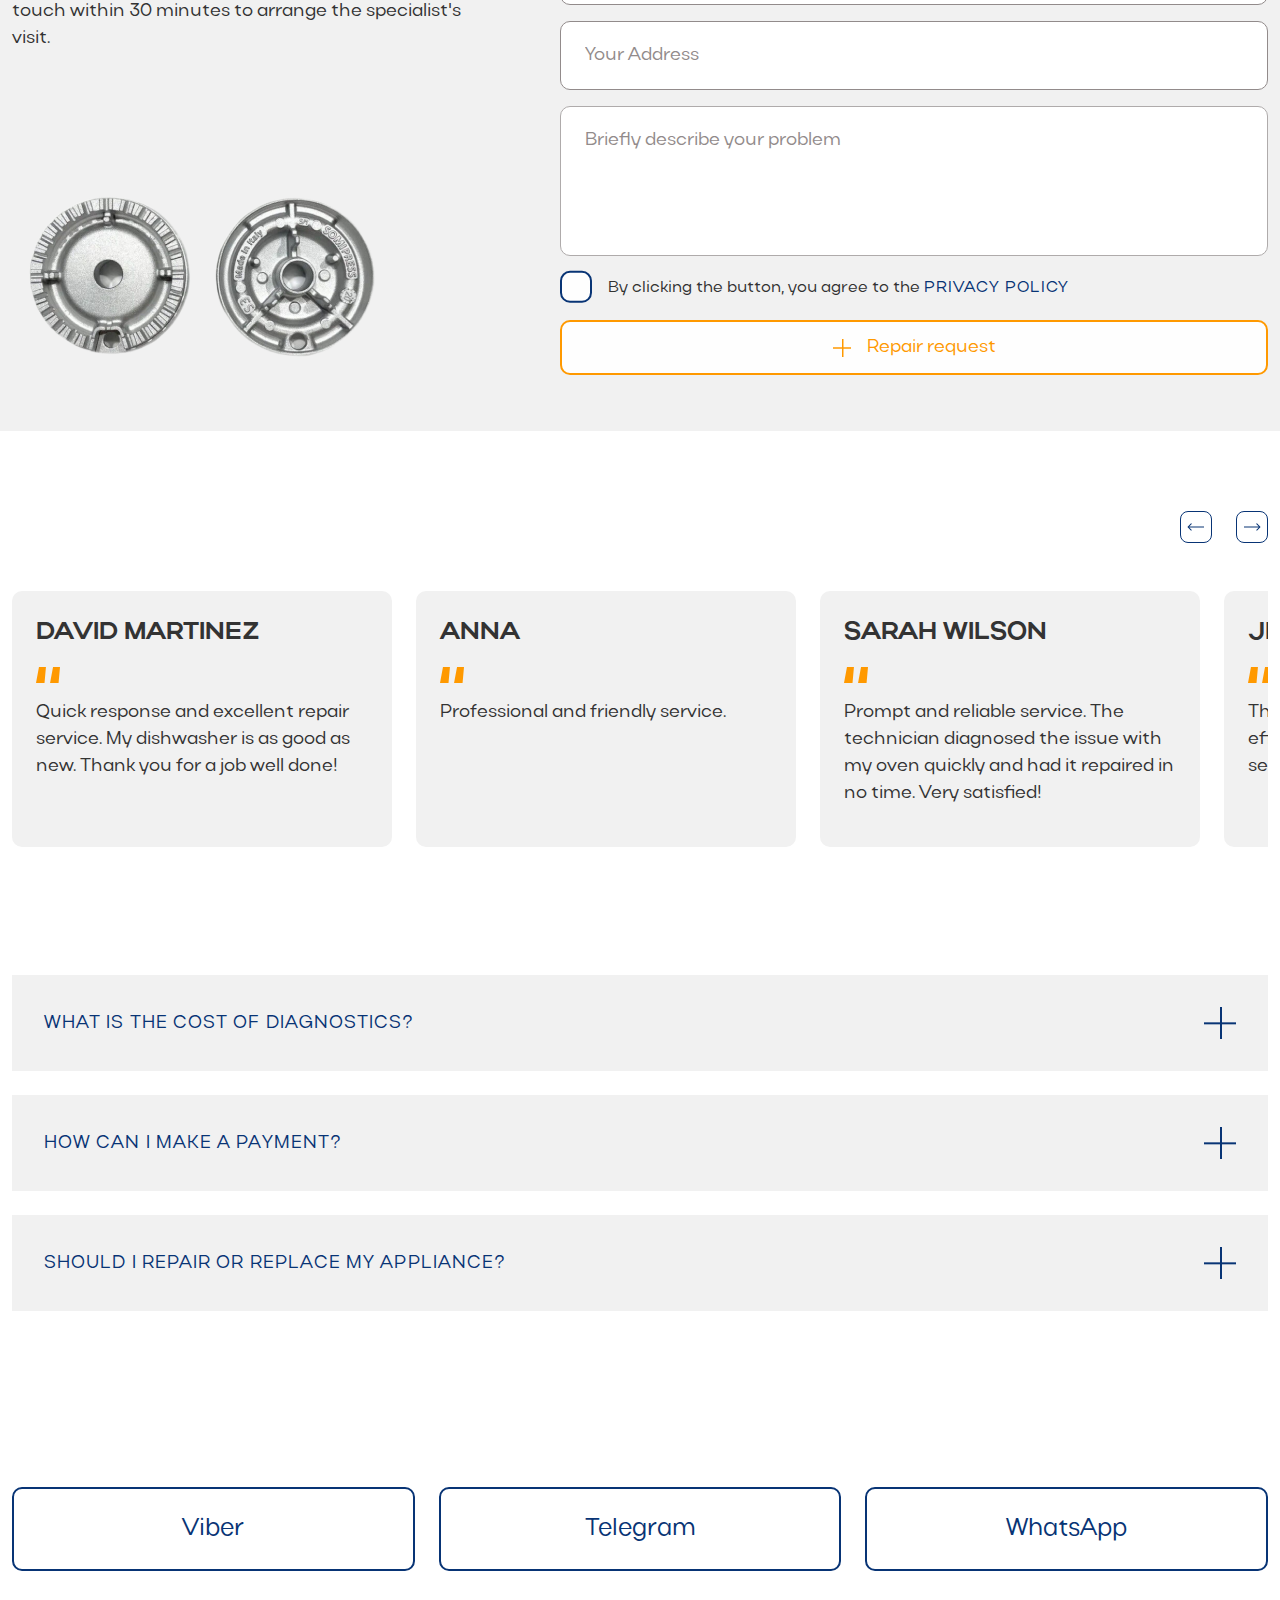
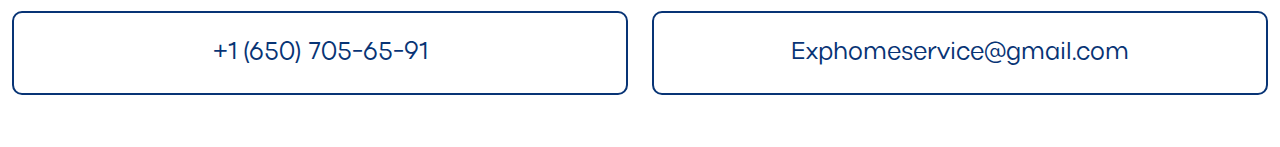
<file: services.html>
<!DOCTYPE html>
<html lang="en">
<head>
    <meta charset="UTF-8">
    <meta name="viewport" content="width=device-width, initial-scale=1.0">
    <title>Appliance Repair</title>
    <link rel="stylesheet" href="reset.css">
    <link rel="stylesheet" href="style.css">
    <script src="script.js" defer></script>
    <link rel="icon" href="assets/favicons/favicon-32x32.png" type="image/x-icon">
    <link rel="shortcut icon" href="assets/favicons/favicon-16x16.png" type="image/x-icon">
    <link rel="icon" type="image/png" sizes="32x32" href="assets/favicons/favicon-32x32.png">
    <link rel="apple-touch-icon" sizes="180x180" href="assets/favicons/apple-touch-icon.png">
    <link rel="icon" type="image/png" sizes="192x192" href="assets/favicons/android-chrome-192x192.png">
</head>
<body>
    <div class="webform-popup-overlay">
        <form action="" class="request-form popup-form">
            <img src="assets/svgs/close-thick.svg" alt="close sign" class="webform-close-btn">
            <div>
                <h2 class="eq-title">YOUR APPLIANCE</h2>
                <h2 class="eq-title"><span class="orange">NEEDS REPAIR?</span></h2>
            </div>
            <p class="pop-up-prg">Please provide your contact details and we'll get in touch within 30 minutes to arrange the specialist's visit.</p>
            <label for="username" class="hidden-label">Your name</label>
            <div class="input-wrapper">
                <input type="text" name="username" placeholder="Your Name" aria-label="Username">
                <img src="assets/svgs/invalid-input.svg" alt="red exclamation point" class="invalid-input">
            </div>
            <label for="phone" class="hidden-label">Your Phone</label>
            <div class="input-wrapper">
                <input type="tel" name="phone" placeholder="Your Phone" aria-label="Phone number">
                <img src="assets/svgs/invalid-input.svg" alt="red exclamation point" class="invalid-input">
            </div>
            <label for="address" class="hidden-label">Your Address</label>
            <div class="input-wrapper">
                <input type="text" name="address" placeholder="Your Address" aria-label="Address">
                <img src="assets/svgs/invalid-input.svg" alt="red exclamation point" class="invalid-input">
            </div>
            <label for="user_message" class="hidden-label">Briefly describe your problem</label>
            <textarea name="userMessage" placeholder="Briefly describe your problem"></textarea>
            <div class="checkbox-wrapper">
                <label for="user_message" class="checkbox-label">
                    <input type="checkbox" required>
                </label>
                <p>By clicking the button, you agree to the <button type="button" class="policy-link">privacy policy</button></p>
            </div>
            <button type="submit" class="repair-request request submit-btn"><img src="assets/svgs/+orange.svg" alt="plus" class="plus-sign-btn">Repair request</button>
        </form>
    </div>
    <div class="policy-overlay">
        <div class="privacy-policy">
            <img src="assets/svgs/close-thick.svg" alt="close sign" class="policy-close-btn">
            <h2 class="eq-title">PRIVACY POLICY</h2>
            <p>Premium Appliances Repair ("us", "we", or "our") operates the website <a href="https://pre">https://pre</a> (the "Service") and is committed to protecting and respecting your privacy. This Privacy Policy outlines the information we may collect, how we use that information, and the choices you have regarding your personal data.
                By using our website, you agree to the collection and use of information in accordance with this policy. If you do not agree with the terms of this policy, please do not use our website.</p>

            <h4>Information we collect</h4>
            <p>We may collect and process the following types of personal information:</p>
            <ul>
                <li>Personal Information: This may include your name, address, phone number, and email address.</li>
                <li>Usage Data: We may collect information about how you interact with our website, including the pages visited, time spent on each page, and referring pages.</li>
                <li>Device Information: We may collect information about the device you use to access our website, including the device type, operating system, and browser type.</li>
            </ul>
            
            <h4>Use of Information</h4>
            <p>We use the collected information for various purposes, including:</p>
            <ul>
                <li>To provide and maintain our Service.</li>
                <li>To notify you about changes to our Service.</li>
                <li>To provide customer support.</li>
                <li>To gather analysis or valuable information to improve our Service.</li>
                <li>To monitor the usage of our Service.</li>
            </ul>

            <h4>Cookies</h4>
            <p>We use cookies and similar tracking technologies to track the activity on our website and hold certain information. You can instruct your browser to refuse all cookies or to indicate when a cookie is being sent.</p>
            <h4>Data Sharing</h4>
            <p>We do not sell, trade, or otherwise transfer your personal information to third parties. However, we may share information with trusted third parties who assist us in operating our website or servicing you, as long as those parties agree to keep this information confidential.</p>
            <h4>Security</h4>
            <p>The security of your personal information is important to us, but remember that no method of transmission over the Internet or method of electronic storage is 100% secure. While we strive to use commercially acceptable means to protect your personal information, we cannot guarantee its absolute security.</p>
            <h4>Changes to This Privacy Policy</h4>
            <p>We may update our Privacy Policy from time to time. We will notify you of any changes by posting the new Privacy Policy on this page.</p>

            <h4>Contact Us</h4>
            <p>If you have any questions about this Privacy Policy, please contact us at <a href="mailto:Exphomeservice@gmail.com">Exphomeservice@gmail.com</a></p>
            <p>By using our website, you signify your acceptance of this Privacy Policy. If you do not agree to this policy, please do not use our website. Your continued use of the website following the posting of changes to this policy will be deemed your acceptance of those changes.</p>
        </div>
    </div>
    <div class="wrapper">
        <nav class="nav">
            <div class="logo-wrapper">
                <img src="assets/images/logo.png" alt="premium appliance repair logo" class="logo">
                <div class="logo-title">
                    Premium <br> Appliance <br> Repair
                </div>
            </div>
            <ul class="nav-list desktop">
                <li class="nav-list-item"><a href="index.html">01. Home</a></li>
                <li class="nav-list-item"><a href="services.html">02. Services</a></li>
                <li class="nav-list-item scroll-to-about"><a href="index.html#about">03. About Us</a></li>
                <li class="nav-list-item scroll-to-footer"><a href="#">04. Contacts</a></li>
            </ul>
            <div class="social-links desktop">
                <a href="tel:+16507056591" class="social-link">+1 (650) 705-65-91</a>
                <a href="" class="social-link viber"><img src="assets/svgs/viber.normal.svg" alt="Viber" class="icon-social"></a>
                <a href="" class="social-link whatsapp"><img src="assets/svgs/whatsapp.normal.svg" alt="WhatsApp" class="icon-social"></a>
            </div>
            <img src="assets/svgs/burger-menu.close.svg" alt="burger-menu" class="burger-menu closed">
            <div class="overlay">
                <div class="pop-up-menu">
                    <div class="pop-up-top">
                        <div class="logo-wrapper">
                            <img src="assets/images/logo.png" alt="premium appliance repair logo" class="logo">
                            <div class="logo-title">
                                Premium <br> Appliance <br> Repair
                            </div>
                            <img src="assets/svgs/burger-menu.open.svg" alt="burger-menu" class="burger-menu open">
                        </div>
                        <ul class="nav-list mobile">
                            <li class="nav-list-item"><a href="index.html">01. Home</a></li>
                            <li class="nav-list-item"><a href="services.html">02. Services</a></li>
                            <li class="nav-list-item scroll-to-about"><a href="index.html#about" class="pop-up-remove">03. About Us</a></li>
                            <li class="nav-list-item scroll-to-footer"><a href="#">04. Contacts</a></li>
                        </ul>
                        <div class="social-links">
                            <a href="" class="social-link viber pop-up"><img src="assets/svgs/viber.normal.svg" alt="Viber" class="icon-social pop-up"></a>
                            <a href="" class="social-link whatsapp pop-up"><img src="assets/svgs/whatsapp.normal.svg" alt="WhatsApp" class="icon-social pop-up"></a>
                        </div>
                    </div>
                    <div class="pop-up-bottom">
                        <p class="pop-up-prg">Please provide your contact details and we'll get in touch within 30 minutes to arrange the specialist's visit.</p>
                        <div class="pop-up-btn repair-request request popup-webform"><img src="assets/svgs/+white.svg" alt="plus" class="plus-sign-btn">Repair request</div>
                        <a href="tel:+16507056591" class="repair-request">Call</a>
                    </div>
                </div>
            </div>
        </nav>
        <main>
            <section class="our-services">
                <div class="services-title-wrapper">
                    <h1 class="services-h1 title-animated">our services</h1>
                    <h1 class="services-h1 title-animated"><span class="orange">Professional Appliance Repair</span></h1>
                </div>
                <p class="services-title-prg">We specialize in fast and professional repairs, helping our clients quickly restore the functionality of their household appliances.</p>
                <div class="services-gallery">
                    <div class="flex-item img-left" id="item-fridge">
                        <img src="assets/images/appliances/fridge.png" alt="Grey refrigerator on light grey background" class="appliance-img">
                        <div class="service-desc">
                            <h2 class="eq-title title-animated">Refrigerators and Freezers</h2>
                            <ul class="service-list">Common issues and repairs:
                                <li class="service-list-item">Compressor and refrigeration system repairs</li>
                                <li class="service-list-item">Seal integrity issues</li>
                                <li class="service-list-item">Drainage system blockages</li>
                                <li class="service-list-item">Thermostat faults</li>
                                <li class="service-list-item">Ice accumulation in freezer compartments</li>
                            </ul>
                            <h3 class="h3-services">Repairs starting at $120</h3>
                            <div class="repair-request request popup-webform"><img src="assets/svgs/+orange.svg" alt="plus" class="plus-sign-btn">Repair request</div>
                        </div>
                    </div>
                    <div class="flex-item img-right"  id="item-washing-machine">
                        <div class="service-desc">
                            <h2 class="eq-title title-animated">washing machine</h2>
                            <ul class="service-list">Common issues and repairs:
                                <li class="service-list-item">Bearing and drive mechanism repairs</li>
                                <li class="service-list-item">Drum and pulley issues</li>
                                <li class="service-list-item">Filter and drainage system clogs</li>
                                <li class="service-list-item">Sensor and electronic failures</li>
                                <li class="service-list-item">Hose leakages</li>
                            </ul>
                            <h3 class="h3-services">Repairs starting at $120</h3>
                            <div class="repair-request request popup-webform"><img src="assets/svgs/+orange.svg" alt="plus" class="plus-sign-btn">Repair request</div>
                        </div>
                        <img src="assets/images/appliances/washing-machine.png" alt="Grey washing machine on light grey background" class="appliance-img">
                    </div>
                    <div class="flex-item img-left" id="item-dishwasher">
                        <img src="assets/images/appliances/dishwasher.png" alt="Grey dishwasher on light grey background" class="appliance-img">
                        <div class="service-desc">
                            <h2 class="eq-title title-animated">dishwasher</h2>
                            <ul class="service-list">Common issues and repairs:
                                <li class="service-list-item">Pump, valve, and sensor repairs</li>
                                <li class="service-list-item">Drainage system decongestion and repairs</li>
                                <li class="service-list-item">Electronic and programming malfunctions</li>
                                <li class="service-list-item">Solenoid defects</li>
                                <li class="service-list-item">Water level sensor failures</li>
                            </ul>
                            <h3 class="h3-services">Repairs starting at $120</h3>
                            <div class="repair-request request popup-webform"><img src="assets/svgs/+orange.svg" alt="plus" class="plus-sign-btn">Repair request</div>
                        </div>
                    </div>
                    <div class="flex-item img-right" id="item-dryer">
                        <div class="service-desc">
                            <h2 class="eq-title title-animated">dryer</h2>
                            <ul class="service-list">Common issues and repairs:
                                <li class="service-list-item">Drive and thermostat maintenance</li>
                                <li class="service-list-item">Heating thermostat dysfunctions</li>
                                <li class="service-list-item">Ventilation malfunctions</li>
                                <li class="service-list-item">Humidity sensor issues</li>
                                <li class="service-list-item">Dryer activation failures</li>
                            </ul>
                            <h3 class="h3-services">Repairs starting at $120</h3>
                            <div class="repair-request request popup-webform"><img src="assets/svgs/+orange.svg" alt="plus" class="plus-sign-btn">Repair request</div>
                        </div>
                        <img src="assets/images/appliances/dryer.png" alt="Grey dryer on light grey background" class="appliance-img">
                    </div>
                    <div class="flex-item img-left" id="item-oven">
                        <img src="assets/images/appliances/oven.png" alt="Grey oven on light grey background" class="appliance-img">
                        <div class="service-desc">
                            <h2 class="eq-title title-animated">oven & stove</h2>
                            <ul class="service-list">Common issues and repairs:
                                <li class="service-list-item">Heating element restoration</li>
                                <li class="service-list-item">Temperature regulation troubles</li>
                                <li class="service-list-item">Control panel defects</li>
                                <li class="service-list-item">Gas ignition challenges</li>
                                <li class="service-list-item">Inoperative convection</li>
                            </ul>
                            <h3 class="h3-services">Repairs starting at $120</h3>
                            <div class="repair-request request popup-webform"><img src="assets/svgs/+orange.svg" alt="plus" class="plus-sign-btn">Repair request</div>
                        </div>
                    </div>
                    <div class="flex-item img-right" id="item-cooktop">
                        <div class="service-desc">
                            <h2 class="eq-title title-animated">Cooktop</h2>
                            <ul class="service-list">Common issues and repairs:
                                <li class="service-list-item">Gas ignition disruptions</li>
                                <li class="service-list-item">Control panel inefficiencies</li>
                                <li class="service-list-item">Non-functional burners</li>
                                <li class="service-list-item">Electrical connectivity problems</li>
                                <li class="service-list-item">Indicator light failures</li>
                            </ul>
                            <h3 class="h3-services">Repairs starting at $120</h3>
                            <div class="repair-request request popup-webform"><img src="assets/svgs/+orange.svg" alt="plus" class="plus-sign-btn">Repair request</div>
                        </div>
                        <img src="assets/images/appliances/cooktop.png" alt="Grey washing machine on light grey background" class="appliance-img">
                    </div>
                    <div class="flex-item img-left" id="item-microwave">
                        <img src="assets/images/appliances/microwave.png" alt="Grey microwave on light grey background" class="appliance-img">
                        <div class="service-desc">
                            <h2 class="eq-title title-animated">microwave</h2>
                            <ul class="service-list">Common issues and repairs:
                                <li class="service-list-item">Magnetron and sensor replacements</li>
                                <li class="service-list-item">Door operation issues</li>
                                <li class="service-list-item">Control board dysfunctions</li>
                                <li class="service-list-item">Inadequate heating of food</li>
                                <li class="service-list-item">Operational noise and vibration</li>
                            </ul>
                            <h3 class="h3-services">Repairs starting at $120</h3>
                            <div class="repair-request request popup-webform"><img src="assets/svgs/+orange.svg" alt="plus" class="plus-sign-btn">Repair request</div>
                        </div>
                    </div>
                    <div class="flex-item img-right" id="item-rangehood">
                        <div class="service-desc">
                            <h2 class="eq-title title-animated">Range hood</h2>
                            <ul class="service-list">Common issues and repairs:
                                <li class="service-list-item">Motor and ventilation system servicing</li>
                                <li class="service-list-item">Filter replacements</li>
                                <li class="service-list-item">Fan speed adjustment issues</li>
                                <li class="service-list-item">Switch malfunctions</li>
                                <li class="service-list-item">Noise and vibration during operation</li>
                            </ul>
                            <h3 class="h3-services">Repairs starting at $120</h3>
                            <div class="repair-request request popup-webform"><img src="assets/svgs/+orange.svg" alt="plus" class="plus-sign-btn">Repair request</div>
                        </div>
                        <img src="assets/images/appliances/rangehood.png" alt="Grey washing machine on light grey background" class="appliance-img">
                    </div>
                </div>
            </section>
            <section class="stages">
                <h2 class="eq-title title-animated">JUST <span class="orange">A FEW STEPS</span></h2>
                <h2 class="eq-title title-animated">AND YOUR APPLIANCE WILL BE FIXED</h2>
                <div class="stages-flex-group">
                    <div class="flex-wrap">
                        <div class="flex-item-content">
                            <div class="digit">01</div>
                            <p class="stage-prg">Submit a repair request by phone or online</p>
                        </div>
                        <div class="flex-item-arrow yellow">
                            <img src="assets/svgs/arrow-yellow.svg" alt="yellow arrow pointed to the right">
                        </div>
                        <div class="flex-item-content">
                            <div class="digit">02</div>
                            <p class="stage-prg">We'll schedule an appointment</p>
                        </div>
                    </div>
                    <div class="flex-wrap">
                        <div class="flex-item-arrow">
                            <img src="assets/svgs/arrow-grey.svg" alt="grey arrow pointed to the right">
                        </div>
                        <div class="flex-item-content">
                            <div class="digit">03</div>
                            <p class="stage-prg">A repairman will arrive</p>
                        </div>
                        <div class="flex-item-arrow">
                            <img src="assets/svgs/arrow-grey.svg" alt="grey arrow pointed to the right">
                        </div>
                        <div class="flex-item-content">
                            <div class="digit">04</div>
                            <p class="stage-prg">Your device will be repaired!</p>
                        </div>
                    </div>
                </div>
                <div class="stage-img-wrapper">
                    <div class="stage-img-grid-group">
                        <img src="assets/images/stages-left.png" alt="The back of a fridge and the floor below it with various tools scattered around" class="stage-img">
                        <img src="assets/images/stages-right.png" alt="Removed top of a stove turned upside down lying on a tabletop" class="stage-img">
                    </div>
                </div>
            </section>
            <section class="webform">
                <div class="webform-overlay"></div>
                <div class="webform-top">
                    <h2 class="eq-title title-animated"><span class="orange">CALL A SPECIALIST</span></h2>
                    <h2 class="eq-title title-animated">TO YOUR HOME</h2>
                    <p>Please provide your contact details and we'll get in touch within 30 minutes to arrange the specialist's visit.</p>
                </div>
                <form action="" class="request-form">
                    <label for="username" class="hidden-label">Your name</label>
                    <div class="input-wrapper">
                        <input type="text" name="username" placeholder="Your Name" aria-label="Username">
                        <img src="assets/svgs/invalid-input.svg" alt="red exclamation point" class="invalid-input">
                    </div>
                    <label for="phone" class="hidden-label">Your Phone</label>
                    <div class="input-wrapper">
                        <input type="tel" name="phone" placeholder="Your Phone" aria-label="Phone number">
                        <img src="assets/svgs/invalid-input.svg" alt="red exclamation point" class="invalid-input">
                    </div>
                    <label for="address" class="hidden-label">Your Address</label>
                    <div class="input-wrapper">
                        <input type="text" name="address" placeholder="Your Address" aria-label="Address">
                        <img src="assets/svgs/invalid-input.svg" alt="red exclamation point" class="invalid-input">
                    </div>
                    <label for="user_message" class="hidden-label">Briefly describe your problem</label>
                    <textarea name="userMessage" placeholder="Briefly describe your problem"></textarea>
                    <div class="checkbox-wrapper">
                        <label for="user_message" class="checkbox-label">
                            <input type="checkbox" required>
                        </label>
                        <p>By clicking the button, you agree to the <button type="button" class="policy-link">privacy policy</button></p>
                    </div>
                    <button type="submit" class="repair-request request submit-btn"><img src="assets/svgs/+orange.svg" alt="plus" class="plus-sign-btn">Repair request</button>
                </form>
                <img src="assets/images/gears.png" alt="Two round grey gears" class="gears-img">
            </section>
            <section class="reviews">
                <div class="reviews-title">
                    <h2 class="eq-title title-animated"><span class="orange">WHAT OUR</span></h2>
                    <h2 class="eq-title title-animated">CUSTOMERS SAY</h2>
                </div>
                <div class="carousel-container">
                    <div class="carousel-viewport">
                        <div class="carousel-track">
                            <div class="carousel-item">
                                <h2 class="item-title">David Martinez</h2>
                                <img src="assets/svgs/reviews-svg.svg" alt="big orange quotes" class="review-svg">
                                <p>Quick response and excellent repair service. My dishwasher is as good as new. Thank you for a job well done!</p>
                            </div>
                            <div class="carousel-item">
                                <h2 class="item-title">Anna</h2>
                                <img src="assets/svgs/reviews-svg.svg" alt="big orange quotes" class="review-svg">
                                <p>Professional and friendly service.</p>
                            </div>
                            <div class="carousel-item">
                                <h2 class="item-title">Sarah Wilson</h2>
                                <img src="assets/svgs/reviews-svg.svg" alt="big orange quotes" class="review-svg">
                                <p>Prompt and reliable service. The technician diagnosed the issue with my oven quickly and had it repaired in no time. Very satisfied!</p>
                            </div>
                            <div class="carousel-item">
                                <h2 class="item-title">Jennifer Brown</h2>
                                <img src="assets/svgs/reviews-svg.svg" alt="big orange quotes" class="review-svg">
                                <p>The technician was courteous and efficient. Will definitely use their services again.</p>
                            </div>
                            <div class="carousel-item">
                                <h2 class="item-title">Emily</h2>
                                <img src="assets/svgs/reviews-svg.svg" alt="big orange quotes" class="review-svg">
                                <p>My washing machine works perfectly now.</p>
                            </div>
                        </div>
                    </div>
                    <div class="arrow-wrapper">
                        <img src="assets/svgs/arrow.back.normal.svg" alt="arrow pointing back" class="carousel-arrow prev-btn">
                        <img src="assets/svgs/arrow.forward.normal.svg" alt="arrow pointing back" class="carousel-arrow next-btn">
                    </div>
                </div>
                <h2 class="eq-title title-animated mr-blck-40">FAQ</h2>
                <div class="faq-section">
                    <div class="faq-question">
                        <div class="faq-title-wrapper">
                            <h3>What is the cost of diagnostics?</h3>
                            <img src="assets/svgs/faq-normal.svg" alt="blue plus sign" class="faq-icon">
                        </div>
                        <div class="faq-answer">
                            <p>Diagnostics are free if the repairs are carried out by our company; otherwise, there is a $120 diagnostic fee.</p>
                        </div>
                    </div>
                    <div class="faq-question">
                        <div class="faq-title-wrapper">
                            <h3>How can I make a payment?</h3>
                            <img src="assets/svgs/faq-normal.svg" alt="blue plus sign" class="faq-icon">
                        </div>
                        <div class="faq-answer">
                            <p>We accept payments via debit, credit, e-transfer, checks, or cash.</p>
                        </div>
                    </div>
                    <div class="faq-question">
                        <div class="faq-title-wrapper">
                            <h3>Should I repair or replace my appliance?</h3>
                            <img src="assets/svgs/faq-normal.svg" alt="blue plus sign" class="faq-icon">
                        </div>
                        <div class="faq-answer">
                            <p>When a home appliance breaks down, you typically face two options: repair it or replace it with a new one. Consult our repairman to determine the likelihood that repairing or replacing a faulty part will keep your appliance running smoothly for years to come. Keep in mind that all appliances have a lifespan. If your broken appliance is still within the early years of its expected lifespan, it's usually advisable to repair or replace the malfunctioning part.</p>
                            <p>Average lifespans of various household appliances:</p>
                            <br>
                            <p>Dishwasher: 10 years</p>
                            <p>Washer: 11 years</p>
                            <p>Dryer: 14 years</p>
                            <p>Refrigerator: 15 years</p>
                            <p>Gas oven: 15 years</p>
                            <p>Electric stove: 15 years</p>
                            <p>Freezer: 15 years</p>
                        </div>
                    </div>
                </div>
            </section>
        </main>
        <footer class="footer">
            <h2 class="eq-title title-animated">FEEL FREE TO <span class="orange">CONTACT US</span></h2>
            <h2 class="eq-title title-animated">WITH ANY QUESTIONS</h2>
            <div class="footer-flex-group top">
                <a href="" class="social-link-footer">Viber</a>
                <a href="" class="social-link-footer">Telegram</a>
                <a href="" class="social-link-footer">WhatsApp</a>
            </div>
            <div class="footer-flex-group bottom">
                <a href="tel:+16507056591" class="social-link-footer">+1 (650) 705-65-91</a>
                <a href="mailto:Exphomeservice@gmail.com" class="social-link-footer">Exphomeservice@gmail.com</a>
            </div>
        </footer>
    </div>
</body>
</html>
</file>
<file: style.css>
:root{
    --white: rgb(254, 254, 254);
    --bright-orange: rgba(255, 153, 0, 1);
    --pale-orange: rgba(255, 193, 99, 1);
    --dark-grey: rgba(177, 177, 177, 1);
    --pale-grey: rgba(241, 241, 241, 1);
    --dark-blue: rgba(8, 52, 117, 1);
    --pale-blue: rgba(224, 233, 240, 1);
    --text-color: rgba(51, 51, 51, 1);
    --green: rgba(61, 183, 59, 1);
    --red: rgba(173, 8, 8, 1);

    --fs-900: 64px;
    --fs-850: 48px;
    --fs-800: 32px;
    --fs-700: 24px;
    --fs-600: 18px;
    --fs-500: 16px;
}

@font-face {
    font-family: 'Actay Regular';
    src: url(assets/fonts/Actay-Regular.otf);
}

@font-face {
    font-family: 'Actay Bold';
    src: url(assets/fonts/ActayWide-Bold.otf);
}

html, body {
    width: 100%;
    overflow-x: hidden;
    position: relative;
}

body {
    font-family: 'Actay Regular';
    display: flex;
    justify-content: center;
    color: var(--text-color);
    overflow-x: hidden;
    font-size: 16px;
}

.wrapper {
    width: min(1612px, 100%);
    min-height: 100vh;
    padding: 12px;
    position: relative;
    padding-top: 72px;
}

section {
    margin-bottom: 40px;
}

/* Navigation */

.nav {
    display: flex;
    gap: 80px;
    position: fixed;
    top: 0;
    left: 0;
    right: 0;
    margin-inline: auto;
    background-color: var(--white);
    z-index: 300;
    width: min(1588px, 100%);
    padding: 12px;
    box-shadow: 0 2px 2px rgb(128, 128, 128, 0.3);
}

.logo-wrapper {
    display: flex;
    gap: 16px;
    align-items: center;
}

.logo {
    width: 64px;
}

.logo-title {
    font-weight: 700;
    font-size: var(--fs-500);
    color: var(--dark-blue);
    font-family: 'Actay Bold';
    text-transform: uppercase;
    letter-spacing: 0.08em;
}

.nav-list {
    display: flex;
    align-items: center;
    gap: 24px;
}

.nav-list-item {
    list-style: none;

}

.nav-list-item a {
    color: var(--text-color);
    text-decoration: none;
    font-size: var(--fs-600);
}

.nav-list-item a:hover, .nav-list-item a:focus {
    color: var(--dark-blue);
}

.nav-list-item a:active {
    color: var(--bright-orange);
}

.social-links {
    display: flex;
    gap: 24px;
    align-items: center;
    margin-left: auto;
}

.social-link {
    font-size: var(--fs-600);
    text-decoration: none;
    color: var(--text-color);
}

.icon-social {
    width: 48px;
}

.burger-menu {
    display: none;
    width: 56px;
    cursor: pointer;
}

.burger-menu.open {
    margin-left: auto;
    width: 32px;
    align-self: flex-start;
    display: block;
}

/* Pop-up menu */

.pop-up-menu {
    position: absolute;
    top: 0;
    width: min(390px, 100%);
    padding: 24px 24px 60px 24px;
    background-color: var(--white);
    display: flex;
    flex-direction: column;
    justify-content: space-between;
    grid-template-rows: 420px 1fr;
    gap: 24px;
    height: max(100vh, 740px);
    z-index: 5;
    right: -100%;
    transition: all 0.8s ease;
}

.pop-up-menu.active {
    right: 0;
}

.pop-up-top {
    display: flex;
    flex-direction: column;
    gap: 24px;
}

.pop-up-bottom {
    align-self: end;
}

.nav-list.mobile {
    flex-direction: column;
    align-items: flex-start;
    gap: 32px;
}

.mobile .nav-list-item a {
    font-size: var(--fs-700);
}

.pop-up-menu .social-links {
    margin-left: 0;
}

.pop-up-prg {
    font-size: var(--fs-500);
    margin-bottom: 24px;
}


.pop-up-btn {
    margin-bottom: 8px;
}

.repair-request {
    display: flex;
    align-items: center;
    justify-content: center;
    border: 2px solid var(--bright-orange);
    color: var(--bright-orange);
    padding: 16px;
    font-size: var(--fs-600);
    gap: 16px;
    width: 240px;
    border-radius: 10px;
    cursor: pointer;
    background-color: var(--white);
    text-decoration: none;
}

.pop-up-btn.repair-request {
    color: var(--white);
    background-color: var(--bright-orange);
}

.repair-request:hover, .repair-request:focus {
    color: var(--white);
    background-color: var(--bright-orange);
}

.pop-up-btn.repair-request:hover, .pop-up-btn.repair-request:focus {
    color: var(--bright-orange);
    background-color: var(--white);
}

.plus-sign-btn {
    width: 18px;
    box-sizing: content-box;
}

.overlay {
    background-color: rgb(0,0,0,0.8);
    position: fixed;
    height: 100vh;
    width: 100vw;
    z-index: 4;
    margin: -12px;
    overflow-y: auto;
    display: none;
}

/* Banner */

.banner {
    min-height: 720px;
    position: relative;
    margin-block: 46px 40px;
}

.banner-title {
    position: absolute;
    top: 105px;
    left: 0;
}

.banner-h1 {
    color: var(--dark-blue);
    font-family: 'Actay Bold';
    font-size: var(--fs-900);
    width: min(592px, 100%);
    line-height: 76.8px;
}

.orange {
    color: var(--bright-orange);
}

.banner-title-prg {
    font-size: var(--fs-700);
    width: 551px;
}

.banner-pop-up {
    position: absolute;
    left: 0;
    bottom: 0;
}

.bnr-pop-up-prg {
    font-size: var(--fs-600);
    margin-bottom: 24px;
}

.banner-img {
    height: 507px;
    width: 733px;
    position: absolute;
    top: 56px;
    right: 94px;
}

.bnr-img {
    object-fit: cover;
    width: 100%;
}

.banner-flex-group {
    position: absolute;
    bottom: 0;
    right: 0;
    display: flex;
    width: 920px;
    gap: 18px;
}

.banner-desc {
    background-color: var(--dark-blue);
    border-radius: 10px;
    padding: 22px 40px;
    display: flex;
    justify-content: space-between;
    align-items: center;
    color: var(--white);
    width: 450px;
}

.desc-large {
    font-family: 'Actay Bold';
    font-size: var(--fs-800);
    font-weight: 700;
}

.desc-small {
    font-size: var(--fs-700);
}

.title-animated {
    opacity: 0;
    transform: translateY(60px);
    transition: opacity 1s ease-out, transform 0.5s ease-out;
}

.title-animated.visible {
    opacity: 1;
    transform: translateY(0);
}

.banner-bottom {
    display: flex;
    justify-content: center;
}

.banner-bottom a {
    text-decoration: none;
}

/* Equipment */

.eq-title {
    font-family: 'Actay Bold';
    font-size: var(--fs-800);
    color: var(--dark-blue);
    text-transform: uppercase;
}

.eq-grid-group {
    padding-block: 24px;
    display: grid;
    column-gap: 40px;
    row-gap: 24px;
    grid-template-columns: repeat(4, 1fr);
}

.eq-service-item {
    display: flex;
    flex-direction: column;
    align-items: center;
    justify-content: center;
    text-decoration: none;
    color: var(--text-color);
    padding: 32px;
    gap: 32px;
    border: 1px solid rgba(177, 177, 177, 1);
    border-radius: 10px;
    background-color: var(--white);
}

.eq-service-item p {
    text-transform: uppercase;
    text-align: center;
    font-size: var(--fs-600);
    letter-spacing: 0.08em;
}

.eq-service-item:hover, .eq-service-item:focus {
    background-color: var(--pale-orange);
}

/* About */

.about-desc-wrapper {
    margin-block: 16px;
    width: 60%;
    margin-left: auto;
}

.about .desc-fs-large {
    margin-bottom: 16px;
    font-size: var(--fs-700);
}

.about .desc-fs-small {
    font-size: var(--fs-600);
}

.about-grid-group {
    display: grid;
    grid-template-columns: repeat(4, 1fr);
    margin-bottom: 40px;
    gap: 40px;
}

.about-grid-item {
    display: flex;
    flex-direction: column;
    justify-content: space-between;
    align-items: center;
    padding: 16px;
    background-color: var(--pale-grey);
    border-radius: 10px;
}

.svg-wrapper {
    display: flex;
    flex-direction: column;
    align-items: center;
    margin-bottom: 40px;
}

.about-svg {
    width: 56px;
    margin-bottom: 16px;
}

.about-svg-title {
    color: var(--dark-blue);
    text-align: center;
    text-transform: uppercase;
    font-weight: 700;
    font-size: var(--fs-700);
    font-family: 'Actay Bold';
}

.prg-wrapper p {
    font-size: var(--fs-600);
    margin-bottom: 10px;
}

.gallery-grid {
    display: grid;
    gap: 40px;
    margin-block: 40px;
    grid-template-columns: 1fr 1fr;
}

.gallery-grid img {
    border-radius: 10px;
}

/* Stages */

.stages-flex-group {
    margin-block: 40px;
    display: flex;
    gap: 24px;
    justify-content: center;
}

.flex-wrap {
    display: flex;
    gap: 24px;
    justify-content: center;
    align-items: center;
}

.flex-wrap:first-of-type {
    flex-basis: 65%;
}

.flex-item-content {
    font-family: 'Actay Bold';
    max-width: 285px;
    align-self: flex-start;
}

.flex-item-content .digit {
    text-transform: uppercase;
    margin-inline: auto;
    font-size: var(--fs-800);
    color: var(--white);
    background-color: var(--dark-blue);
    margin-bottom: 24px;
    width: 80px;
    height: 80px;
    display: flex;
    justify-content: center;
    align-items: center;
    border-radius: 10px;
}

.flex-item-content .stage-prg {
    color: var(--dark-blue);
    font-size: var(--fs-700);
    text-transform: uppercase;
    text-align: center;
}

.flex-item-arrow {
    display: flex;
    justify-content: center;
    align-items: center;
}

.flex-item-arrow img {
    object-fit: cover;
    min-width: 45px;
    height: 22px;
    object-position: right;
}

.stage-img-wrapper {
    margin-block: 40px;
}

.stage-img-grid-group {
    display: grid;
    grid-template-columns: 1fr 1.7fr;
    gap: 40px;
    margin-left: auto;
    max-width: 1140px;
}

.stage-img {
    object-fit: cover;
    height: 100%;
    width: 100%;
    border-radius: 10px;
}

/* Webform */

.webform {
    background-color: var(--pale-grey);
    padding-block: 56px;
    position: relative;
    display: flex;
    gap: 80px;
    justify-content: space-between;
}

.webform-overlay {
    position: absolute;
    top: 0;
    bottom: 0;
    left: -630px;
    right: -630px;
    background-color: var(--pale-grey);
    z-index: -1;
}

.webform-top p {
    margin-top: 24px;
    font-size: var(--fs-600);
    width: 468px;
}

.request-form {
    min-height: 450px;
    width: 920px;
    display: flex;
    flex-direction: column;
    gap: 16px;
}

.request-form input:not([type="checkbox"]) {
    padding: 20px 24px;
    border-radius: 10px;
    font-size: var(--fs-600);
    color: var(--text-color);
    border: 1px solid rgb(146, 139, 139);
    width: 100%;
}

.request-form input::placeholder {
    color: rgb(146, 139, 139);
}

.gears-img {
    width: 381px;
    position: absolute;
    bottom: 56px;
    left: 0;
    margin-inline: auto;
}

.hidden-label {
    position: absolute;
    left: -10000px;
    top: auto;
    width: 1px;
    height: 1px;
    overflow: hidden;
}

.checkbox-label {
    display: grid;
}

input[type="checkbox"] {
    -webkit-appearance: none;
    appearance: none;
    background-color: var(--white);
    margin: 0;
    width: 32px;
    height: 32px;
    border: 2px solid var(--dark-blue);
    border-radius: 10px;
    transform: translateY(-0.075em);
    display: grid;
    place-content: center;
}

input[type="checkbox"]:hover, input[type="checkbox"]:focus {
    background-color: var(--dark-blue);
}

input[type="checkbox"]::before {
    content: "";
    width: 24px;
    height: 24px;
    transform: scale(0);
    transition: 120ms transform ease-in-out;
    box-shadow: inset 1em 1em 1em 1em var(--white);
}

input[type="checkbox"]:checked::before {
    transform: scale(1);
    transform-origin: bottom left;
    clip-path: polygon(13% 38%, 45% 66%, 83% 8%, 93% 16%, 46% 86%, 6% 49%);
}

textarea {
    resize: none;
    font-size: var(--fs-600);
    color: var(--text-color);
    border: 1px solid rgb(175, 171, 171);
    padding: 20px 24px;
    border-radius: 10px;
    min-height: 150px;
}

textarea::placeholder {
    color: rgb(146, 139, 139);
}

.checkbox-wrapper {
    display: flex;
    align-items: center;
    gap: 16px;
}

.repair-request.request.submit-btn {
    width: 100%;
    padding-block: 12px;
}

.policy-link {
    text-transform: uppercase;
    text-decoration: none;
    color: var(--dark-blue);
    letter-spacing: 0.06em;
    border: none;
    background-color: transparent;
    cursor: pointer;
}

.policy-link:hover {
    opacity: 0.8;
}

input:focus {
    outline: none; 
    border: 2px solid var(--dark-blue);
}

input[type="text"]:focus {
    outline: none; 
    border: 2px solid var(--dark-blue);
}

input[type="tel"]:focus {
    outline: none; 
    border: 2px solid var(--dark-blue);
}

.input-wrapper {
    position: relative;
}

.invalid-input {
    width: 16px;
    position: absolute;
    right: 33px;
    top: 26px;
    opacity: 0%;
}

.invalid-input.active {
    opacity: 100%;
}

.input[type="text"].active,
.input[type="tel"].active {
    border: 2px solid var(--red); 
}

.input[type="text"].valid,
.input[type="tel"].valid {
    border: 2px solid var(--green); 
}

/* Webform pop-up */

.webform-popup-overlay,
.policy-overlay {
    position: fixed;
    background-color: rgb(0,0,0,0.8);
    min-height: 100vh;
    width: 100vw;
    z-index: 500;
    justify-content: center;
    align-items: center;
    display: none;
}

.policy-overlay {
    z-index: 501 !important;
}

.visible-pop-up {
    display: flex;
}

.request-form.popup-form,
.privacy-policy {
    background-color: var(--white);
    padding: 3vw 7vw;
    width: min(100%, 1420px);
    overflow-y: auto;
    max-height: 100vh;
    position: relative;
}

.privacy-policy h2 {
    margin-bottom: 0.5em;
}

.privacy-policy p, .privacy-policy h4 {
    margin-bottom: 0.5em;
    font-size: var(--fs-600);
    font-weight: 400;
}

.privacy-policy a {
    color: var(--bright-orange);
}

.privacy-policy ul {
    padding: 0.5em 1em;
    font-size: var(--fs-600);
}

.popup-form .pop-up-prg {
    margin-bottom: 0;
}

.webform-close-btn,
.policy-close-btn {
    position: absolute;
    width: 24px;
    top: 3vw;
    right: 7vw;
    cursor: pointer;
}

/* Reviews */

.reviews {
    position: relative;
}

.reviews-title {
    margin-bottom: 24px;
}

.arrow-wrapper {
    padding-top: 16px;
    display: flex;
    justify-content: center;
    gap: 24px;
    position: absolute;
    top: 24px;
    right: 0;
}

.carousel-arrow {
    width: 32px;
    cursor: pointer;
}

.carousel-container {
    width: 100%;
}

.carousel-viewport {
    overflow: hidden; 
    width: 100%;
}

.carousel-track {
    display: flex;
    gap: 24px;
    transition: transform 0.3s ease-in-out;
}

.carousel-item {
    width: 380px; 
    padding: 24px;
    background-color: var(--pale-grey);
    border-radius: 10px;
    flex: 0 0 380px;
}

.carousel-item h2 {
    font-size: var(--fs-700);
    text-transform: uppercase;
    font-family: 'Actay Bold';
}

.carousel-item p {
    font-size: var(--fs-600);
}

.carousel-item > * {
    margin-bottom: 16px;
}

.mr-blck-40 {
    margin-block: 40px;
}

.faq-question {
    padding: 32px;
    margin-bottom: 24px;
    background-color: var(--pale-grey);
}

.faq-question h3 {
    color: var(--dark-blue);
    font-size: var(--fs-600);
    text-transform: uppercase;
    font-weight: 400;
    letter-spacing: 0.06em;
}

.faq-answer {
    overflow: hidden;
    height: 0;
    opacity: 0;
    transition: height 0.5s ease, opacity 0.5s ease, margin-top 0.5s ease;
    display: none;
}

.faq-answer p {
    font-size: var(--fs-600);
}

.faq-title-wrapper {
    display: flex;
    justify-content: space-between;
    align-items: center;
    gap: 16px;
}

.faq-icon {
    width: 32px;
    cursor: pointer;
}

/* Footer */

.footer-flex-group {
    display: flex;
    gap: 24px;
    flex-wrap: wrap;
    margin-block: 40px;
}

.footer-flex-group.top > * {    
    flex: 100 1 30%;
}

.footer-flex-group.bottom > * {    
    flex: 100 1 47%;
}

.social-link-footer {
    display: block;
    border: 2px solid var(--dark-blue);
    padding-block: 22px;
    text-align: center;
    font-size: var(--fs-700);
    color: var(--dark-blue);
    border-radius: 10px;
    font-weight: 500;
    text-decoration: none;
    word-wrap: break-word;
}

.social-link-footer:hover, .social-link-footer:focus {
    color: var(--white);
    background-color: var(--dark-blue);
}

/* Services */

.our-services {
    padding-top:50px;
}

.services-title-wrapper {
    margin-block: 32px;
}

.services-h1 {
    color: var(--dark-blue);
    font-family: 'Actay Bold';
    font-size: var(--fs-900);
    line-height: 76.8px;
    text-transform: uppercase;
}

.services-title-prg {
    font-size: var(--fs-700);
    max-width: 960px;
    margin-left: auto;
}

.services-gallery {
    margin-block: 32px;
}

.services-gallery .flex-item {
    display: flex;
    padding-block: 40px;
    gap: 40px;
    border-bottom: 2px solid var(--dark-blue);
    padding-inline: 12px;
    scroll-margin-top: 75px;
}

.flex-item.img-right {
    justify-content: space-between;
}

.services-gallery .appliance-img {
    width: min(480px, 100%);
    height: 480px;
    border-radius: 10px;
    object-fit: cover;
    object-position: center;
}

.service-list {
    font-size: var(--fs-600);
    margin-block: 20px;
}

.service-list-item {
    margin-top: 16px;
    padding-left: 1.5em;
    background-image: url(assets/svgs/+orange.svg);
    background-repeat: no-repeat;
    background-size: 16px;
    background-position: 0% 50%;
    list-style: none;
}

.h3-services {
    font-family: 'Actay Bold';
    font-size: var(--fs-700);
    color: var(--dark-blue);
    text-transform: uppercase;
    margin-bottom: 20px;
}

@media screen and (max-width: 1440px) {
    .banner-title {
        top: 0;
    }
    .banner-flex-group {
        flex-direction: column;
        align-items: flex-end;
    }
    .stages-flex-group {
        flex-wrap: wrap;
    }
    .flex-wrap:first-of-type {
        flex-basis: 100%;
    }
}

@media screen and (max-width: 1200px) {
    .nav-list.desktop {
        display: none;
    }
    .social-links {
        margin-right: auto;
    }
    .burger-menu.closed {
        display: block;
        margin-left: auto;
    }
    .banner-flex-group {
        flex-direction: row;
        width: 100%;
    }
    .banner > * {
        position: static;
        height: auto;
    }
    .banner-desc {
        width: 50%;
        flex-direction: column;
    }
    .banner-img {
        width: 100%;
        margin-block: 24px;
    }
    .banner-title-prg {
        width: 100%;
    }
    .eq-grid-group {
        grid-template-columns: repeat(2, 1fr);
    }
    .about-grid-group {
        grid-template-columns: repeat(2, 1fr);
        gap: 16px;
    }
    .gallery-grid {
        grid-template-columns: 1fr;
    }
}

@media screen and (max-width: 1000px) {
    .about-desc-wrapper {
        width: 100%;
        margin-left: 0;
    }
    .stage-img-grid-group {
        grid-template-columns: 1fr;
    }
    .webform {
        flex-direction: column;
    }
    .gears-img {
        position: static;
    }
    .request-form {
        width: 100%;
    }
    .webform {
        gap: 10px;
    }
    .banner-h1, .services-h1 {
        font-size: var(--fs-850);
        line-height: 57.6px;
    }
    .our-services {
        padding-top: 25px;
    }
    .services-title-wrapper {
        margin-block: 16px;
    }
    section {
        margin-bottom: 20px;
    }
}

@media screen and (max-width: 900px) {
    .services-gallery .flex-item {
        flex-direction: column;
        gap: 10px;
    }
    .services-gallery .appliance-img {
        align-self: center;
    }
    .flex-item.img-right {
        order: 0;
    }
    .service-desc {
        order: 2;
    }
}

@media screen and (max-width: 768px) {
    .social-links.desktop {
        display: none;
    }
    .about-grid-group {
        grid-template-columns: 1fr;
    }
    .stages-flex-group {
        flex-direction: column;
    }
    .footer-flex-group {
        flex-direction: column;
        margin-block: 24px;
    }
    .eq-title {
        font-size: var(--fs-700);
    }
}

@media screen and (max-width: 600px) {
    .banner-flex-group {
        flex-direction: column;
    }
    .banner-desc {
        width: 100%;
    }
    .banner-h1, .services-h1 {
        font-size: var(--fs-800);
        line-height: 45.6px;
    }
    .services-title-prg {
        font-size: var(--fs-500);
    }
    .banner-img {
        margin-block: 48px;
    }
    .eq-grid-group {
        grid-template-columns: 1fr;
    }
    .flex-wrap {
        flex-direction: column;
    }
    .flex-item-content {
        align-self: center;
    }
    .flex-item-arrow img {
        width: 70vw;
    }
    .arrow-wrapper {
        position: static;
    }
    .social-link-footer {
        font-size: var(--fs-600);
    }
}

@media screen and (max-width: 380px) {
    .carousel-item {
        width: 320px;
        flex-basis: 320px;
    }
    .services-gallery .appliance-img {
        height: 380px;
    }
}
</file>
